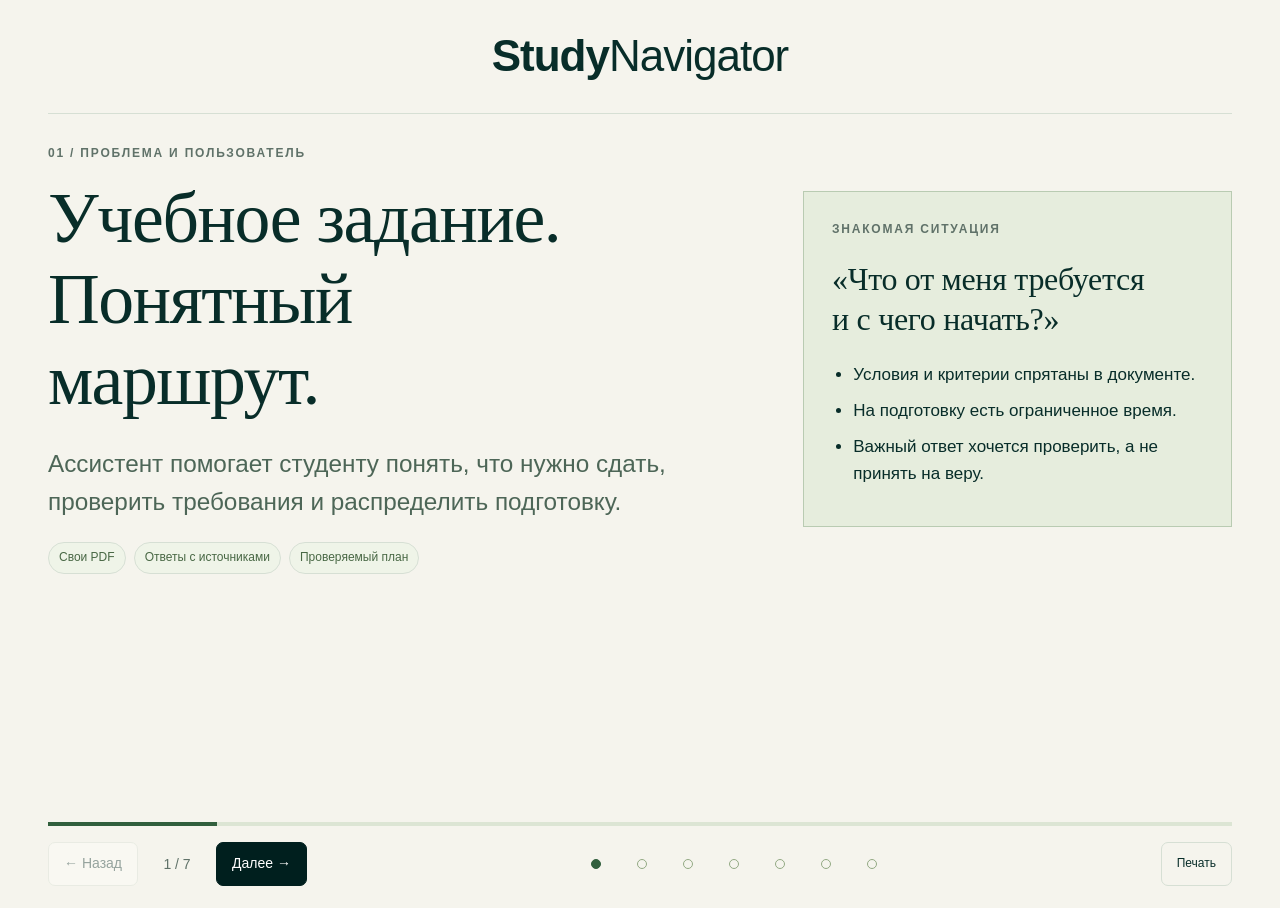
<file: presentation/index.html>
<!doctype html>
<html lang="ru">
<head>
  <meta charset="utf-8">
  <meta name="viewport" content="width=device-width, initial-scale=1">
  <meta name="theme-color" content="#001f1e">
  <title>StudyNavigator — защита проекта</title>
  <style>
    :root{color-scheme:light;--ink:#082d29;--muted:#607269;--paper:#f5f4ed;--card:#fffef9;--line:#d6dfd4;--teal:#001f1e;--accent:#cbdcc6;--warm:#f6edd8;font-family:-apple-system,BlinkMacSystemFont,"Segoe UI",sans-serif;font-synthesis:none;text-rendering:optimizeLegibility}
    *{box-sizing:border-box}body{margin:0;background:var(--paper);color:var(--ink);font-size:18px;line-height:1.6;-webkit-font-smoothing:antialiased}button,input{font:inherit}button,a,input,summary{-webkit-tap-highlight-color:transparent}button,summary{cursor:pointer}button{min-width:44px;min-height:44px;border:1px solid var(--line);border-radius:7px;background:var(--card);color:var(--ink);padding:8px 15px;line-height:1.4}button:hover:not(:disabled){background:#eaf0e4;border-color:#9eaf97}button:disabled{opacity:.4;cursor:default}button,a,summary{transition:background-color 160ms ease,border-color 160ms ease,color 160ms ease}a{color:inherit;text-underline-offset:4px}:focus-visible{outline:3px solid #528b77;outline-offset:4px}[hidden]{display:none!important}h1,h2,h3,p,li,a,code{overflow-wrap:anywhere}h1,h2,h3,p{margin-top:0}h1,h2{font-family:Georgia,"Times New Roman",serif;font-weight:400;letter-spacing:-1.4px;line-height:1.13}h1{font-size:clamp(44px,5.6vw,76px);max-width:16ch;margin-bottom:24px}h2{font-size:clamp(34px,4.2vw,55px);max-width:27ch;margin-bottom:24px}h3{font-size:20px;font-weight:600;letter-spacing:-.3px;line-height:1.4;margin-bottom:9px}p{margin-bottom:16px}ul,ol{padding-left:1.25em;margin:10px 0}li+li{margin-top:9px}code,pre{font-family:ui-monospace,SFMono-Regular,Consolas,monospace}code{font-size:.88em}pre{max-width:100%;overflow:auto;font-size:14px;line-height:1.7;white-space:pre-wrap;overflow-wrap:anywhere;margin:0}blockquote{margin:0;padding:0 0 0 18px;border-left:3px solid #aac1a2}blockquote p:last-child{margin-bottom:0}
    .skip-link{position:fixed;top:-80px;left:16px;z-index:100;background:white;padding:10px 15px}.skip-link:focus{top:12px}.deck{max-width:1360px;margin:0 auto}.topbar{display:block;margin:0 48px;padding:20px 0;border-bottom:1px solid var(--line)}.brand{display:block;width:100%;max-width:100%;min-width:0;padding:10px 0;border:0;background:transparent;font-size:clamp(28px,4vw,44px);font-weight:600;line-height:1.2;letter-spacing:-1px;text-align:center;overflow-wrap:anywhere}.brand span{font-weight:400}.slides{padding:30px 48px 18px}.slide{min-height:calc(100dvh - 240px);animation:appear 220ms ease-out both}.eyebrow{font-size:12px;font-weight:550;letter-spacing:1.8px;text-transform:uppercase;color:var(--muted);margin:0 0 15px}.lead{font-size:clamp(19px,1.9vw,25px);line-height:1.55;max-width:56ch;color:#4d6657}.caption{font-size:14px;line-height:1.65;color:var(--muted)}.tag{display:inline-flex;align-items:center;padding:5px 10px;border:1px solid var(--line);border-radius:999px;font-size:12px;color:#496845;background:#eff4e8}.grid{display:grid;grid-template-columns:repeat(2,minmax(0,1fr));gap:20px;align-items:start}.grid.three{grid-template-columns:repeat(3,minmax(0,1fr))}.grid>*{min-width:0}.card{min-width:0;padding:23px;border:1px solid var(--line);border-radius:11px;background:var(--card)}.card p:last-child,.card ul:last-child{margin-bottom:0}.card.dark{background:var(--teal);color:#fffef5;border-color:var(--teal)}.card.dark p,.card.dark .caption{color:#c6d8c8}.card.dark .eyebrow{color:#b9cfbb}.hero-layout{display:grid;grid-template-columns:minmax(0,1.25fr) minmax(0,.75fr);align-items:center;gap:40px}.hero-layout>*{min-width:0}.hero-note{width:100%;max-width:100%;min-width:0;padding:28px;border:1px solid #b9cbb2;border-radius:0;background:#e6eddd}.hero-note h3{font-family:Georgia,"Times New Roman",serif;font-size:clamp(26px,2.5vw,33px);font-weight:400;line-height:1.25;margin:20px 0 22px}.hero-note ul{font-size:17px}.value-line{display:flex;flex-wrap:wrap;gap:8px;margin-top:22px}.journey{display:grid;grid-template-columns:repeat(5,minmax(0,1fr));gap:12px;list-style:none;padding:0;margin:26px 0}.journey li{padding:18px 15px;margin:0;border:1px solid var(--line);border-radius:9px;background:var(--card)}.step-number{display:grid;place-items:center;width:34px;height:34px;border:1px solid #b8cbae;border-radius:50%;font-size:12px;margin-bottom:17px}.journey h3{font-size:17px}.journey p{font-size:15px;color:var(--muted);line-height:1.6;margin:0}.bounds-list{font-size:17px}.bounds-list li+li{margin-top:12px}.architecture{display:grid;grid-template-columns:minmax(0,1fr) 24px minmax(0,1.25fr) 24px minmax(0,1fr);align-items:center;gap:12px;margin:24px 0 16px}.node{display:flex;flex-direction:column;justify-content:center;min-height:106px;padding:17px;border:1px solid #c8d6c0;border-radius:9px;background:var(--card)}.node strong{font-size:19px}.node small{font-size:13px;color:var(--muted);margin-top:5px}.arrow{text-align:center;color:#6f8b5c;font-size:24px}.mcp-path{display:flex;align-items:center;justify-content:center;flex-wrap:wrap;gap:12px;padding:14px 18px;border:1px dashed #9eb490;border-radius:9px;background:#edf3e7;font-size:16px}.tools{width:100%;border-collapse:collapse;font-size:15px;margin-top:18px}.tools th,.tools td{text-align:left;vertical-align:top;padding:11px 14px;border-bottom:1px solid var(--line)}.tools th{font-weight:550;color:#59734b}.tools td:first-child{width:38%}.plan-control{display:flex;align-items:center;justify-content:space-between;gap:15px;margin:10px 0 16px;font-size:17px}.plan-control output{font-size:22px;font-weight:600;white-space:nowrap}input[type="range"]{width:100%;min-height:44px;accent-color:#245d43;cursor:pointer}.plan-output{margin-top:17px;padding:18px;border:1px solid #d3dfc7;border-radius:9px;background:#edf4e4}.plan-output.is-deficit{background:var(--warm);border-color:#e6d6b4}.plan-output strong{display:block;font-size:24px;line-height:1.4;margin-bottom:6px}.plan-output p{margin:0;font-size:15px;color:#62704f}.plan-arithmetic{font-size:clamp(32px,3.8vw,49px);font-variant-numeric:tabular-nums;letter-spacing:-1.5px;line-height:1.3}.plan-arithmetic span{color:#87967d}.metrics{display:grid;grid-template-columns:repeat(4,minmax(0,1fr));gap:14px;margin:24px 0 18px}.metric{padding:20px;border:1px solid var(--line);border-radius:10px;background:var(--card)}.metric strong{display:block;font-size:40px;font-weight:500;letter-spacing:-1.5px;line-height:1.2;margin-bottom:9px;font-variant-numeric:tabular-nums}.metric p{font-size:14px;color:var(--muted);line-height:1.6;margin:0}.evidence-line{display:flex;align-items:baseline;gap:13px;flex-wrap:wrap;margin:15px 0}.evidence-line strong{font-size:26px;font-weight:550;letter-spacing:-.6px}.evidence-line span{color:var(--muted);font-size:16px}.fixes{font-size:16px}.links{display:grid;grid-template-columns:repeat(2,minmax(0,1fr));gap:14px;margin:22px 0}.link-card{display:block;min-height:90px;padding:19px 22px;border:1px solid #bacdb0;border-radius:9px;background:var(--card);text-decoration:none}.link-card:hover{background:#ebf2e3;border-color:#829e71}.link-card strong{display:block;font-size:19px;margin-bottom:6px}.link-card span{font-size:13px;color:var(--muted);overflow-wrap:anywhere}.footer{padding:0 48px 22px}.progress{display:block;width:100%;height:4px;border:0;border-radius:0;background:#dce5d4;margin:0 0 16px}.progress::-webkit-progress-bar{background:#dce5d4}.progress::-webkit-progress-value{background:#315f3d}.progress::-moz-progress-bar{background:#315f3d}.navigation{display:flex;align-items:center;justify-content:space-between;flex-wrap:wrap;gap:14px}.nav-buttons{display:flex;align-items:center;gap:12px}.nav-buttons button{font-size:14px}.nav-buttons .primary{background:var(--teal);border-color:var(--teal);color:white}.slide-count{min-width:54px;text-align:center;font-size:14px;color:var(--muted);font-variant-numeric:tabular-nums}.slide-dots{display:flex;gap:2px}.dot{display:grid;place-items:center;width:44px;height:44px;padding:0;border:0;background:transparent}.dot::before{content:"";width:8px;height:8px;border:1px solid #93aa84;border-radius:50%;background:transparent}.dot[aria-current="step"]::before{background:#315f3d;border-color:#315f3d}.print-button{font-size:12px;background:transparent}.nowrap{white-space:nowrap}@keyframes appear{from{opacity:.35;transform:translateY(4px)}to{opacity:1;transform:none}}
    @media(max-width:1000px){.topbar{margin-inline:28px}.slides{padding-inline:28px}.footer{padding-inline:28px}.hero-layout{gap:25px;grid-template-columns:minmax(0,1.2fr) minmax(0,.8fr)}.hero-note{padding:23px}.journey{grid-template-columns:repeat(3,minmax(0,1fr))}.metrics{gap:10px}.metric{padding:17px}.architecture{gap:8px}.node{padding:13px}.node strong{font-size:16px}.grid.three{grid-template-columns:minmax(0,1fr)}}
    @media(max-width:700px){body{font-size:16px}.topbar{margin-inline:18px;padding-block:15px}.slides{padding:23px 18px 12px}.slide{min-height:0}.hero-layout,.grid,.links{grid-template-columns:minmax(0,1fr)}h1{font-size:45px}h2{font-size:36px}.lead{font-size:19px}.hero-note{border-radius:0}.hero-note h3{margin-top:0;font-size:27px}.card{padding:18px}.journey{grid-template-columns:minmax(0,1fr)}.journey li{display:grid;grid-template-columns:30px minmax(0,1fr);gap:0 12px}.step-number{grid-row:span 2;width:30px;height:30px;margin:0}.journey h3{margin-bottom:5px}.metrics{grid-template-columns:repeat(2,minmax(0,1fr))}.architecture{grid-template-columns:minmax(0,1fr)}.node{min-height:0}.arrow{transform:rotate(90deg);font-size:20px;line-height:1}.tools th,.tools td{padding:10px 7px;font-size:13px}.tools td:first-child{width:45%}.footer{padding:5px 18px 20px}.navigation{justify-content:center}.slide-dots{display:grid;grid-template-columns:repeat(4,44px);gap:0}.dot{min-width:44px;width:44px}.print-button{margin-left:auto}.plan-arithmetic{font-size:38px}}
    @media(prefers-reduced-motion:reduce){*,*::before,*::after{animation:none!important;transition:none!important;scroll-behavior:auto!important}}
    @page{size:A4 landscape;margin:12mm}
    @media print{body{background:white;color:#102a20;font-size:14px}.deck{max-width:none}.topbar,.footer,.slides{padding:0}.slide,.slide[hidden]{display:block!important;min-height:0;break-after:page;page-break-after:always;animation:none;padding:0}.slide:last-child{break-after:auto}h1{font-size:46px}h2{font-size:34px}.lead{font-size:18px}.card,.metric,.journey li{break-inside:avoid;box-shadow:none}.card.dark{color:#102a20;background:white;border-color:#b9c8b4}.card.dark p,.card.dark .caption,.card.dark .eyebrow{color:#465a45}.hero-note{border-radius:0}.hero-note h3{margin-top:0;font-size:27px}.journey{gap:8px;margin-block:15px}.journey li{padding:12px}.journey p{font-size:12px}.journey h3{font-size:14px}.grid{gap:13px}.card{padding:16px}.metrics{margin-top:15px}.metric{padding:14px}.metric strong{font-size:32px}.links{margin-block:14px}.link-card{padding:12px;min-height:0}a{text-decoration:none}.caption{font-size:12px}}
  </style>
</head>
<body>
<a class="skip-link" href="#slides">Перейти к слайдам</a>
<div class="deck">
  <header class="topbar">
    <button id="home" class="brand" type="button" aria-label="StudyNavigator — на первый слайд">Study<span>Navigator</span></button>
  </header>
  <main id="slides" class="slides">
    <section id="slide-1" class="slide" aria-labelledby="title-1" data-duration="0:40">
      <div class="hero-layout"><div><p class="eyebrow">01 / Проблема и пользователь</p><h1 id="title-1" tabindex="-1">Учебное задание.<br>Понятный маршрут.</h1><p class="lead">Ассистент помогает студенту понять, что нужно сдать, проверить требования и распределить подготовку.</p><div class="value-line"><span class="tag">Свои PDF</span><span class="tag">Ответы с источниками</span><span class="tag">Проверяемый план</span></div></div><div class="hero-note"><p class="eyebrow">Знакомая ситуация</p><h3>«Что от меня требуется<br>и с чего начать?»</h3><ul><li>Условия и критерии спрятаны в документе.</li><li>На подготовку есть ограниченное время.</li><li>Важный ответ хочется проверить, а не принять на веру.</li></ul></div></div>
    </section>
    <section id="slide-2" class="slide" aria-labelledby="title-2" data-duration="0:55" hidden>
      <p class="eyebrow">02 / Пользовательский сценарий</p><h2 id="title-2" tabindex="-1">От исходного PDF<br>к осмысленному действию.</h2>
      <ol class="journey"><li><span class="step-number">01</span><h3>Загрузить</h3><p>1–3 текстовых PDF одного задания. Оригиналы и страницы сохраняются.</p></li><li><span class="step-number">02</span><h3>Разобрать</h3><p>Модель предлагает цель, результат, требования и критерии. Есть ручной ввод.</p></li><li><span class="step-number">03</span><h3>Подтвердить</h3><p>Студент проверяет карточку. Его правки отделяются от фактов документа.</p></li><li><span class="step-number">04</span><h3>Спланировать</h3><p>Задачи и минуты можно изменить. Код считает расписание и дефицит.</p></li><li><span class="step-number">05</span><h3>Уточнить</h3><p>В чате — вопрос по заданию, выдержка и переход к странице оригинала.</p></li></ol>
      <p class="caption">План и чат открываются после подтверждения карточки. Неизвестный срок не превращается в придуманную дату.</p>
    </section>
    <section id="slide-3" class="slide" aria-labelledby="title-3" data-duration="0:45" hidden>
      <p class="eyebrow">03 / Границы первой версии</p><h2 id="title-3" tabindex="-1">Достаточный объём<br>для работающего MVP.</h2>
      <div class="grid"><div class="card"><h3>Что реализовано</h3><ul class="bounds-list"><li>PDF → текст по страницам → поиск FTS5 → оригинал.</li><li>Карточка, происхождение сведений и подтверждение.</li><li>Задачи, правка минут, выполненные пункты и план.</li><li>Чат, источники, отмена, понятные ошибки и ручной путь.</li></ul></div><div class="card dark"><h3>Обработка материалов</h3><ul class="bounds-list"><li>Текстовые PDF разбираются по страницам: извлечённые фрагменты доступны для поиска и связаны с оригинальным документом.</li><li>Комплект содержит 1–3 файла общим объёмом до 10 МиБ, до 100 страниц и 16 000 извлечённых символов. Материалы одного задания обрабатываются вместе.</li></ul></div></div>
      <p class="caption" style="margin-top:16px">Один backend, SQLite и простой HTML/CSS/JavaScript. Материалы, подтверждённые карточки и источники сохраняются после перезапуска сервиса.</p>
    </section>
    <section id="slide-4" class="slide" aria-labelledby="title-4" data-duration="1:15" hidden>
      <p class="eyebrow">04 / Архитектура и собственный MCP</p><h2 id="title-4" tabindex="-1">Контекст — через протокол.<br>Доверие — через проверку.</h2>
      <div class="architecture" aria-label="Браузер обращается к FastAPI. Контроллер получает учебные данные через MCP и передаёт их модели; backend проверяет ответ."><div class="node"><strong>Браузер</strong><small>PDF · карточка · план · чат</small></div><span class="arrow" aria-hidden="true">→</span><div class="node"><strong>FastAPI + контроллер</strong><small>MCP-клиент · scope · лимиты · валидация</small></div><span class="arrow" aria-hidden="true">⇄</span><div class="node"><strong>Yandex AI Studio</strong><small>Pro 5.1 — чат · Flash — разбор PDF</small></div></div>
      <div class="mcp-path"><strong>MCP-клиент</strong><span aria-hidden="true">⇄</span><span>stdio</span><span aria-hidden="true">⇄</span><strong>Собственный MCP-сервер</strong><span aria-hidden="true">→</span><span>SQLite · FTS5 · страницы PDF</span></div>
      <table class="tools"><thead><tr><th scope="col">Инструмент</th><th scope="col">Что возвращает</th></tr></thead><tbody><tr><td><code>list_assignments</code></td><td>Доступные задания и известные сроки.</td></tr><tr><td><code>get_assignment</code></td><td>Требования, карточку, источники и факты выбранного задания.</td></tr><tr><td><code>search_materials</code></td><td>Найденные фрагменты с документом и страницей.</td></tr></tbody></table>
      <p class="caption" style="margin-top:15px">Uploaded/Yandex: контроллер делает <code>get_assignment + search_materials</code>, затем один компактный JSON-запрос без tools. Подготовленный пример сохраняет ограниченный tool loop. Источники и факты проверяет код; ключ остаётся на сервере.</p>
    </section>
    <section id="slide-5" class="slide" aria-labelledby="title-5" data-duration="0:55" hidden>
      <p class="eyebrow">05 / Детерминированный план</p><h2 id="title-5" tabindex="-1">Минуты считает код.<br>Оценки проверяет студент.</h2>
      <div class="grid"><div class="card"><label class="plan-control" for="available-minutes"><span>Доступно за один день</span><output id="budget-value" for="available-minutes">120 минут</output></label><input id="available-minutes" type="range" min="15" max="480" step="15" value="120"><div id="plan-output" class="plan-output is-deficit" aria-live="polite"><strong id="plan-summary">Не хватает 180 минут</strong><p id="plan-detail">Нужно 300 · доступно 120 · назначено 120 минут.</p></div></div><div class="card"><h3>Простое проверяемое правило</h3><p class="plan-arithmetic">300 <span>−</span> 120 <span>=</span> 180</p><ul class="bounds-list"><li>LLM предлагает задачи и предварительные оценки.</li><li>Студент меняет минуты и отмечает выполненное.</li><li>Код исключает завершённое и считает дефицит.</li><li>Всё выполнено → 0 минут и пустое расписание.</li></ul></div></div>
    </section>
    <section id="slide-6" class="slide" aria-labelledby="title-6" data-duration="1:00" hidden>
      <p class="eyebrow">06 / Доказательства и ошибки</p><h2 id="title-6" tabindex="-1">Проверено поведение.<br>Сохранены границы вывода.</h2>
      <div class="metrics"><div class="metric"><strong>317</strong><p>Python-тестов<br>локальные unit/integration</p></div><div class="metric"><strong>35</strong><p>JS/HTML-тестов<br>интерфейс, форматирование, контракты</p></div><div class="metric"><strong>27/27</strong><p>Бесплатных HTTPS-проверок<br>сервис, источники, приватность</p></div><div class="metric"><strong>8/8</strong><p>Свежих live HTTP-сценариев<br>с реальными API моделей</p></div></div>
      <div class="evidence-line"><strong>13/13 содержательных рубрик</strong><span>Независимое сопоставление ответов с выдержками: даты, источники, инъекция, происхождение правок и план.</span></div>
      <div class="grid"><div class="fixes"><h3>Какие ошибки разобраны</h3><p>Придуманные typed facts, ссылки у оценочных минут, неверная структура JSON. Проверки сохранили строгими; uploaded-контекст перешёл на компактный JSON без tools.</p></div><div class="fixes"><h3>Что означает этот набор</h3><p>Свежий live-прогон создавал новые загрузки и вызывал модели. Последующая правка абзацев, списков и вёрстки проверена тестами и HTTP без новых LLM-вызовов.</p></div></div>
    </section>
    <section id="slide-7" class="slide" aria-labelledby="title-7" data-duration="0:45" hidden>
      <p class="eyebrow">07 / Результат проекта</p><h2 id="title-7" tabindex="-1">Рабочий MVP.<br>От материалов к плану подготовки.</h2>
      <div class="card"><h3>Что получилось</h3><ul class="bounds-list"><li><strong>Единый путь работы с заданием.</strong> Загрузка PDF, разбор требований, проверка и подтверждение карточки, затем подготовка по задачам и доступному времени.</li><li><strong>Диалог с проверяемыми источниками.</strong> Собственный MCP предоставляет материалы задания; ответ связан с фрагментами и страницами исходного PDF.</li><li><strong>План с понятным расчётом.</strong> Студент уточняет минуты и отмечает выполненное, а код рассчитывает расписание и показывает дефицит времени.</li><li><strong>Развёрнутый HTTPS-сервис.</strong> Материалы и карточки хранятся на сервере; API-ключ и общий контроль расходов обрабатываются на backend.</li></ul></div>
      <div class="links"><a class="link-card" href="https://studynavigator.136-234-76-207.sslip.io" target="_blank" rel="noopener noreferrer"><strong>Открыть сервис ↗</strong><span>studynavigator.136-234-76-207.sslip.io</span></a><a class="link-card" href="https://github.com/wVks/intelligent_system" target="_blank" rel="noopener noreferrer"><strong>Репозиторий и README ↗</strong><span>github.com/wVks/intelligent_system</span></a></div>
    </section>
  </main>
  <footer class="footer">
    <progress id="deck-progress" class="progress" max="7" value="1" aria-label="Прогресс презентации">1 / 7</progress>
    <nav class="navigation" aria-label="Навигация по слайдам"><div class="nav-buttons"><button id="previous" type="button" aria-label="Предыдущий слайд">← Назад</button><span id="slide-count" class="slide-count" role="status" aria-live="polite">1 / 7</span><button id="next" class="primary" type="button" aria-label="Следующий слайд">Далее →</button></div><div id="slide-dots" class="slide-dots" aria-label="Выбрать слайд"></div><button id="print-deck" class="print-button" type="button">Печать</button></nav>
  </footer>
</div>
<script id="deck-script">
"use strict";
const slides = Array.from(document.querySelectorAll(".slide"));
const dots = document.getElementById("slide-dots");
let current = 0;
slides.forEach((slide, index) => {
  const button = document.createElement("button");
  button.type = "button";
  button.className = "dot";
  button.setAttribute("aria-label", `Слайд ${index + 1}: ${slide.querySelector("h1,h2").textContent}`);
  button.addEventListener("click", () => showSlide(index));
  dots.append(button);
});
function showSlide(index, focus = true, writeHash = true) {
  current = Math.max(0, Math.min(slides.length - 1, Number.isFinite(index) ? index : 0));
  slides.forEach((slide, position) => { slide.hidden = position !== current; });
  Array.from(dots.children).forEach((button, position) => button.setAttribute("aria-current", position === current ? "step" : "false"));
  document.getElementById("slide-count").textContent = `${current + 1} / ${slides.length}`;
  document.getElementById("deck-progress").value = current + 1;
  document.getElementById("previous").disabled = current === 0;
  document.getElementById("next").disabled = current === slides.length - 1;
  if (focus) { slides[current].querySelector("h1,h2").focus({ preventScroll: true }); window.scrollTo({ top: 0, behavior: "auto" }); }
  if (writeHash) {
    try { history.replaceState(null, "", `#slide-${current + 1}`); }
    catch (_) { if (location.hash !== `#slide-${current + 1}`) location.hash = `#slide-${current + 1}`; }
  }
}
function slideFromHash() { const match = /^#slide-(\d+)$/.exec(location.hash); return match ? Number(match[1]) - 1 : 0; }
document.getElementById("previous").addEventListener("click", () => showSlide(current - 1));
document.getElementById("next").addEventListener("click", () => showSlide(current + 1));
document.getElementById("home").addEventListener("click", () => showSlide(0));
document.getElementById("print-deck").addEventListener("click", () => window.print());
document.addEventListener("keydown", event => {
  if (event.altKey || event.ctrlKey || event.metaKey || /^(INPUT|TEXTAREA|SELECT)$/.test(event.target.tagName) || event.target.isContentEditable) return;
  const targets = { ArrowRight: current + 1, PageDown: current + 1, ArrowLeft: current - 1, PageUp: current - 1, Home: 0, End: slides.length - 1 };
  if (Object.hasOwn(targets, event.key)) { event.preventDefault(); showSlide(targets[event.key]); }
});
window.addEventListener("hashchange", () => showSlide(slideFromHash(), false, false));
const available = document.getElementById("available-minutes");
function showPlan() {
  const minutes = Number(available.value), required = 300, deficit = Math.max(0, required - minutes);
  document.getElementById("budget-value").textContent = `${minutes} минут`;
  document.getElementById("plan-summary").textContent = deficit ? `Не хватает ${deficit} минут` : "План укладывается в доступное время";
  document.getElementById("plan-detail").textContent = `Нужно ${required} · доступно ${minutes} · назначено ${Math.min(required, minutes)} минут.`;
  document.getElementById("plan-output").classList.toggle("is-deficit", deficit > 0);
}
available.addEventListener("input", showPlan);
showPlan(); showSlide(slideFromHash(), false);
</script>
</body>
</html>
</file>
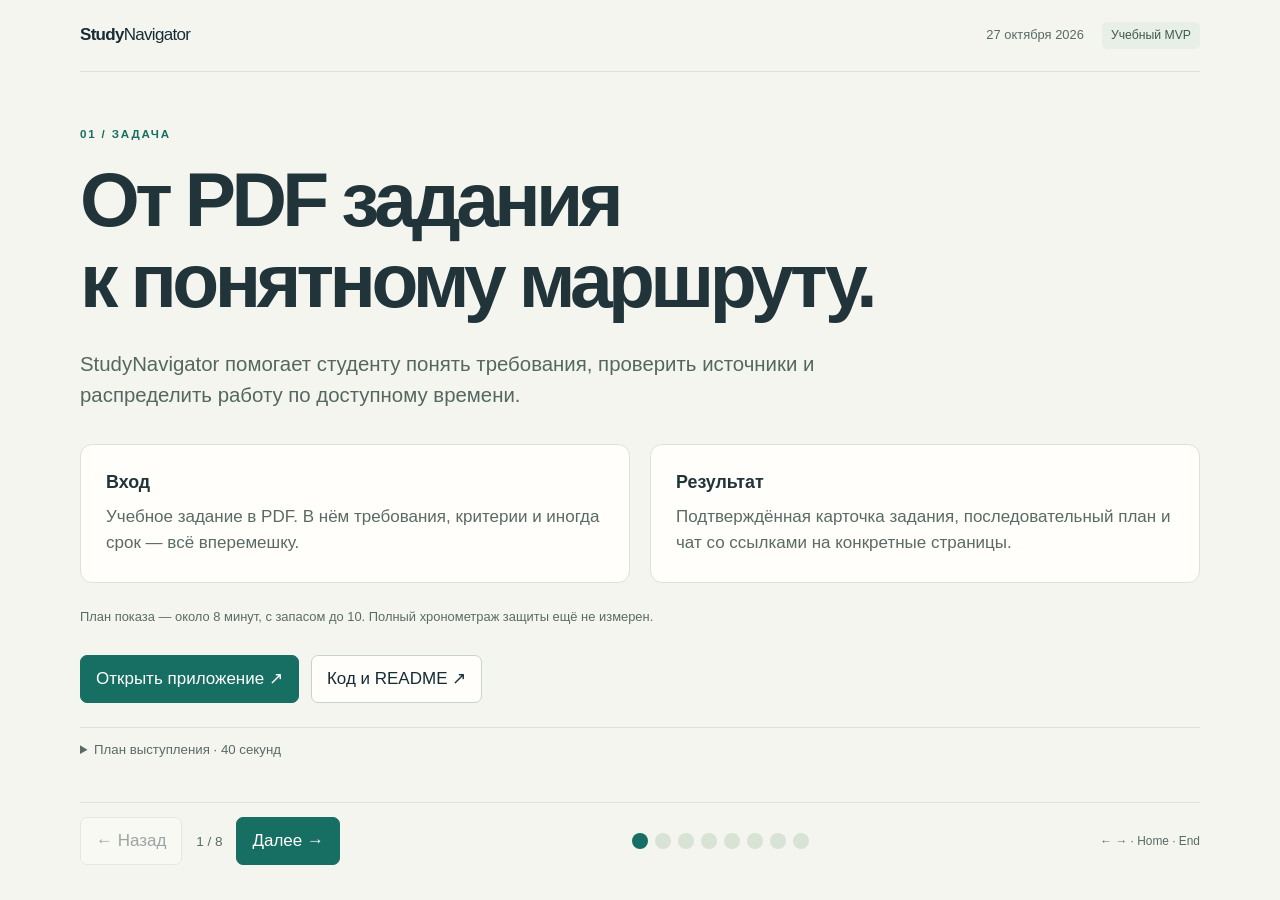
<file: web/defense.html>
<!doctype html>
<html lang="ru">
<head>
  <meta charset="utf-8">
  <meta name="viewport" content="width=device-width,initial-scale=1">
  <meta name="theme-color" content="#172d35">
  <title>StudyNavigator — защита проекта</title>
  <style>
    :root{font-family:-apple-system,BlinkMacSystemFont,"Segoe UI",sans-serif;color:#21343a;background:#f5f5ef;font-size:17px;line-height:1.55;--ink:#172d35;--teal:#176e62;--line:#dce3d8;--muted:#596b66;--paper:#fffefa}
    *{box-sizing:border-box}body{margin:0}button,input{font:inherit}a{color:var(--teal);text-underline-offset:.2em}button{cursor:pointer}button:focus-visible,a:focus-visible,input:focus-visible{outline:3px solid #3d9983;outline-offset:4px}[hidden]{display:none!important}
    .shell{max-width:1200px;margin:auto;padding:0 40px}.topbar{display:flex;align-items:center;justify-content:space-between;gap:20px;padding:22px 0;border-bottom:1px solid var(--line)}.brand{font-weight:700;letter-spacing:-.7px;color:var(--ink);text-decoration:none}.brand span{font-weight:400}.top-meta{display:flex;gap:18px;align-items:center;font-size:.76rem;color:var(--muted)}.pill{display:inline-flex;padding:4px 9px;border-radius:5px;background:#e8efe6;color:#405a4b;font-size:.72rem}.pill.pending{background:#f4e8d3;color:#78551d}
    main{min-height:calc(100vh - 170px)}.slide{padding:54px 0 34px}.eyebrow{font-size:.68rem;font-weight:700;text-transform:uppercase;letter-spacing:.16em;color:var(--teal);margin:0 0 15px}h1,h2,h3,p,li,code{overflow-wrap:anywhere}h1{font-size:clamp(2.5rem,6vw,4.8rem);font-weight:550;line-height:1.06;letter-spacing:-.06em;margin:0 0 27px;max-width:950px}h2{font-size:clamp(1.8rem,3.5vw,2.85rem);font-weight:550;line-height:1.16;letter-spacing:-.04em;margin:0 0 27px}h3{font-size:1.05rem;line-height:1.35;margin:0 0 10px}.lead{font-size:1.2rem;color:#53685f;max-width:850px;margin:0 0 32px}.grid{display:grid;grid-template-columns:repeat(2,minmax(0,1fr));gap:20px}.grid.three{grid-template-columns:repeat(3,minmax(0,1fr))}.card{background:var(--paper);border:1px solid var(--line);border-radius:12px;padding:25px}.card p{margin:0;color:var(--muted)}.card ul{padding-left:20px;margin:0;color:var(--muted)}.card li+li{margin-top:9px}.number{font-size:2.8rem;line-height:1.1;font-weight:550;letter-spacing:-.05em;color:var(--teal);display:block;margin-bottom:8px}.caption{font-size:.77rem;color:var(--muted);margin:16px 0}.fine{font-size:.73rem;color:var(--muted)}.emphasis{background:#e8f0e6;border-left:4px solid var(--teal);padding:18px 22px;margin:24px 0 0}.emphasis p{margin:0}.links{display:flex;gap:12px;flex-wrap:wrap;margin-top:28px}.action,button{border:1px solid #c7d5c8;background:var(--paper);color:var(--ink);border-radius:7px;padding:10px 15px;min-height:44px}.action{display:inline-flex;align-items:center;text-decoration:none}.action.primary,button.primary{background:var(--teal);border-color:var(--teal);color:white}.action:hover,button:hover{filter:brightness(.96)}button[aria-pressed="true"]{background:var(--teal);border-color:var(--teal);color:white}button:disabled{opacity:.4;cursor:default}
    .journey{list-style:none;padding:0;display:grid;grid-template-columns:repeat(5,minmax(0,1fr));gap:12px;margin:0}.journey li{padding:19px 15px;background:var(--paper);border:1px solid var(--line);border-radius:10px}.journey b{display:block;margin-bottom:9px}.journey span{font-size:.79rem;color:var(--muted)}.step{display:block;font-size:.68rem;color:var(--teal);margin-bottom:16px}.architecture{display:grid;grid-template-columns:minmax(0,1fr) 32px minmax(0,1.1fr) 32px minmax(0,1fr);align-items:center;gap:8px;margin-top:22px}.node{background:var(--paper);border:1px solid var(--line);border-radius:9px;padding:20px;text-align:center}.node strong{display:block}.node small{color:var(--muted)}.arrow{text-align:center;color:var(--teal);font-size:1.5rem}.architecture-secondary{max-width:420px;margin:13px auto 24px;text-align:center;background:#e8f0e6;padding:13px;border-radius:7px;font-size:.8rem}.tool-list{display:grid;grid-template-columns:repeat(3,minmax(0,1fr));gap:12px}.tool-list div{border-top:2px solid #b4ccba;padding-top:14px}.tool-list code{display:block;color:var(--teal);font-size:.85rem;font-weight:600}.tool-list p{font-size:.79rem;margin:6px 0;color:var(--muted)}.controls{display:flex;gap:9px;flex-wrap:wrap;margin:0 0 18px}pre{background:var(--ink);color:#dbece0;border-radius:10px;padding:22px;font-size:.73rem;line-height:1.7;white-space:pre-wrap;overflow-wrap:anywhere;margin:0}.answer{border:1px solid #b7cdb6;background:#eef4e9;padding:23px;border-radius:10px}.answer h3{color:var(--teal)}.answer p{margin:0}.demo-label{font-size:.73rem;color:var(--muted);margin:12px 0}.budget-label{display:flex;justify-content:space-between;gap:15px;font-size:.9rem;margin-bottom:10px}input[type="range"]{width:100%;accent-color:var(--teal);min-height:44px}.plan-result{padding:20px 0 0;margin-top:15px;border-top:1px solid var(--line)}.plan-result strong{font-size:1.4rem;color:var(--teal)}.quality{display:grid;grid-template-columns:repeat(4,minmax(0,1fr));gap:13px}.quality .card{padding:20px}.quality .number{font-size:2rem}.error-panel{margin-top:24px}.error-panel p{margin:0}.status-list{display:grid;gap:13px;margin:0;padding-left:22px}.status-list li{padding-left:3px}.timing{font-size:.76rem;color:var(--muted);margin-top:24px}.speaker{margin-top:24px;border-top:1px solid var(--line);padding-top:12px;font-size:.78rem;color:var(--muted)}.speaker summary{cursor:pointer}.speaker p{margin:10px 0}
    footer{position:sticky;bottom:0;background:#f5f5efed;backdrop-filter:blur(8px);border-top:1px solid var(--line);padding:14px 0}.navigation{display:flex;justify-content:space-between;align-items:center;gap:18px}.nav-buttons{display:flex;gap:8px;align-items:center}.dots{display:flex;gap:7px}.dot{min-height:16px;width:16px;padding:0;border-radius:50%;background:#d8e2d5;border:0}.dot[aria-current="step"]{background:var(--teal)}.count{font-variant-numeric:tabular-nums;font-size:.8rem;color:var(--muted);min-width:38px;text-align:center}.keyboard{font-size:.7rem;color:var(--muted)}.skip{position:absolute;left:20px;top:-80px;z-index:5;background:white;padding:10px}.skip:focus{top:10px}
    @media(max-width:760px){:root{font-size:16px}.shell{padding:0 20px}.topbar{padding:17px 0}.top-meta{gap:10px}.top-meta .date{display:none}.slide{padding:34px 0 25px}.grid,.grid.three{grid-template-columns:1fr}.journey{grid-template-columns:1fr}.journey li{padding:15px 18px}.journey b{margin-bottom:4px}.step{display:inline-block;margin:0 12px 0 0}.architecture{grid-template-columns:1fr}.arrow{transform:rotate(90deg)}.tool-list{grid-template-columns:1fr}.quality{grid-template-columns:repeat(2,minmax(0,1fr))}.navigation{gap:8px}.keyboard,.dots{display:none}.nav-buttons{width:100%;justify-content:space-between}.card{padding:21px}.lead{font-size:1.08rem}h1{font-size:2.8rem}.top-meta{font-size:.7rem}.budget-label{flex-direction:column;gap:3px}}
    @media(prefers-reduced-motion:reduce){*{scroll-behavior:auto!important}}@media print{.slide[hidden]{display:block!important}.slide{break-after:page;padding-top:20px}footer,.top-meta,.controls,.links,.speaker{display:none}.shell{max-width:none;padding:0}main{min-height:0}h1{font-size:40px}h2{font-size:30px}.card,pre{break-inside:avoid}body{background:white}}
  </style>
</head>
<body>
<a class="skip" href="#slides">Перейти к презентации</a>
<div class="shell">
  <header class="topbar"><a class="brand" href="#slide-1">Study<span>Navigator</span></a><div class="top-meta"><span class="date">27 октября 2026</span><span class="pill">Учебный MVP</span></div></header>
  <main id="slides" aria-label="Презентация проекта">
    <article class="slide" id="slide-1" aria-labelledby="title-1">
      <p class="eyebrow">01 / Задача</p><h1 id="title-1" tabindex="-1">От PDF задания<br>к понятному маршруту.</h1>
      <p class="lead">StudyNavigator помогает студенту понять требования, проверить источники и распределить работу по доступному времени.</p>
      <div class="grid"><div class="card"><h3>Вход</h3><p>Учебное задание в PDF. В нём требования, критерии и иногда срок — всё вперемешку.</p></div><div class="card"><h3>Результат</h3><p>Подтверждённая карточка задания, последовательный план и чат со ссылками на конкретные страницы.</p></div></div>
      <p class="timing">План показа — около 8 минут, с запасом до 10. Полный хронометраж защиты ещё не измерен.</p>
      <div class="links"><a class="action primary" href="https://studynavigator.136-234-76-207.sslip.io/" target="_blank" rel="noopener noreferrer">Открыть приложение ↗</a><a class="action" href="https://github.com/wVks/intelligent_system" target="_blank" rel="noopener noreferrer">Код и README ↗</a></div>
      <details class="speaker"><summary>План выступления · 40 секунд</summary><p>Пользователь — студент, который получил задание и хочет понять, что сдавать и с чего начать. Пользу проверяем через конкретный путь и первоисточники.</p></details>
    </article>
    <article class="slide" id="slide-2" aria-labelledby="title-2">
      <p class="eyebrow">02 / Пользовательский путь</p><h2 id="title-2" tabindex="-1">Студент подтверждает смысл.<br>Код проверяет ограничения.</h2>
      <ol class="journey"><li><small class="step">01</small><b>Загрузить PDF</b><span>Извлечь текст и сохранить страницы оригинала.</span></li><li><small class="step">02</small><b>Проверить карточку</b><span>LLM выделяет цель, результат, требования и критерии.</span></li><li><small class="step">03</small><b>Подтвердить</b><span>Исправления студента отмечаются как его ввод.</span></li><li><small class="step">04</small><b>Рассчитать план</b><span>Минуты, выполненные задачи и явный дефицит времени.</span></li><li><small class="step">05</small><b>Уточнить в чате</b><span>Ответ → подтверждающий фрагмент → страница PDF.</span></li></ol>
      <div class="emphasis"><p>Неизвестный срок остаётся неизвестным. Модельная оценка времени не становится требованием преподавателя.</p></div>
      <details class="speaker"><summary>План выступления · 1 минута</summary><p>Показать в приложении карточку и источник. Если живой сервис ещё не проверен, прямо назвать статус; локальные иллюстрации этой презентации не являются live-демо.</p></details>
    </article>
    <article class="slide" id="slide-3" aria-labelledby="title-3">
      <p class="eyebrow">03 / Границы MVP</p><h2 id="title-3" tabindex="-1">Один комплект материалов.<br>Один рабочий сценарий.</h2>
      <div class="grid"><div class="card"><h3>Реализованный объём</h3><ul><li>1–3 текстовых PDF, до 10 МиБ и 16 000 символов текста.</li><li>Постраничные источники, SQLite FTS5 и сохранённый оригинал.</li><li>Карточка с происхождением сведений, подтверждение и правки.</li><li>План в целых минутах, чат, удаление своего задания.</li></ul></div><div class="card"><h3>Ограничения первой версии</h3><ul><li>Сканы и OCR не поддерживаются.</li><li>Браузерная сессия без аккаунта и восстановления доступа.</li><li>Нет интеграции с LMS или календарём.</li><li>Оценки задач требуют проверки; личный прогресс не синхронизируется.</li></ul></div></div>
      <details class="speaker"><summary>План выступления · 45 секунд</summary><p>Объяснить, почему для такого объёма выбран SQLite и простой веб-интерфейс. Границы сдерживают стоимость разработки и проверки.</p></details>
    </article>
    <article class="slide" id="slide-4" aria-labelledby="title-4">
      <p class="eyebrow">04 / Архитектура и MCP</p><h2 id="title-4" tabindex="-1">Собственный сервер инструментов.<br>Источники приходят через протокол.</h2>
      <div class="architecture" role="img" aria-label="Браузер обращается к FastAPI и ограниченному агенту. MCP-клиент агента общается по stdio с собственным MCP-сервером, который читает SQLite, поиск FTS5 и источники PDF."><div class="node"><strong>Браузер</strong><small>HTML · CSS · JavaScript</small></div><span class="arrow" aria-hidden="true">→</span><div class="node"><strong>FastAPI + агент</strong><small>Валидация · пределы · MCP-клиент</small></div><span class="arrow" aria-hidden="true">⇄</span><div class="node"><strong>MCP-сервер · stdio</strong><small>SQLite · FTS5 · страницы PDF</small></div></div>
      <div class="architecture-secondary">Yandex AI Studio · фиксированные роли<br>Чат: YandexGPT Pro 5.1 · до 1000 токенов<br>Разбор PDF: Alice AI LLM Flash · до 2200 токенов</div>
      <div class="tool-list"><div><code>list_assignments</code><p>Доступные задания текущей сессии.</p></div><div><code>get_assignment</code><p>Карточка, метаданные и разрешённые источники выбранного задания.</p></div><div><code>search_materials</code><p>Фрагменты конкретного задания с ID, страницей и выдержкой.</p></div></div>
      <p class="caption">Загруженное задание: контроллер вызывает get_assignment и search_materials через MCP, затем передаёт модели компактный JSON без tools. Код проверяет ID источников, происхождение и даты. Подготовленный пример использует обычный ограниченный tool loop. Доступ к чужому workspace отклоняется на сервере.</p>
      <details class="speaker"><summary>План выступления · 1 минута 10 секунд</summary><p>Различить LLM, контроллер/MCP-клиент и собственный MCP-сервер. Для uploaded-пути два чтения выполняет контроллер; модель не выбирает инструменты. В подготовленном примере работает tool loop. Ключ остаётся на backend; валидация источников не ослаблена.</p></details>
    </article>
    <article class="slide" id="slide-5" aria-labelledby="title-5">
      <p class="eyebrow">05 / Проверяемый ответ</p><h2 id="title-5" tabindex="-1">Источник — рядом с утверждением.</h2>
      <div class="controls" aria-label="Выбрать объясняемый сценарий"><button type="button" data-scenario="known" aria-pressed="true">Что отправить в LMS?</button><button type="button" data-scenario="unknown" aria-pressed="false">Когда сдавать?</button></div>
      <div class="grid"><div><pre id="mcp-example" aria-label="Иллюстрация данных MCP"></pre><p class="demo-label">Локальная иллюстрация реального контракта. Нажатия не вызывают API и не расходуют токены.</p></div><div class="answer" aria-live="polite"><h3 id="example-title"></h3><p id="example-answer"></p><p class="caption" id="example-source"></p></div></div>
      <details class="speaker"><summary>План выступления · 1 минута 10 секунд</summary><p>Переключить известный факт и неизвестный срок. В фактической реализации отсутствие даты канонически обрабатывает код после получения метаданных; это защита, а не доказательство, что модель всегда сама признаёт незнание.</p></details>
    </article>
    <article class="slide" id="slide-6" aria-labelledby="title-6">
      <p class="eyebrow">06 / Детерминированный план</p><h2 id="title-6" tabindex="-1">Пять часов работы<br>не помещаются в два часа.</h2>
      <div class="grid"><div class="card"><h3>Измени доступное время</h3><label class="budget-label" for="available-minutes"><span>Бюджет одного дня</span><output id="budget-value" for="available-minutes">120 минут</output></label><input id="available-minutes" type="range" min="15" max="480" step="15" value="120"><p>Оставшаяся задача: <b>300 минут</b>. Завершённые задачи исключены.</p><div class="plan-result" aria-live="polite"><strong id="plan-summary"></strong><p id="plan-detail"></p></div></div><div class="card"><h3>Кто за что отвечает</h3><ul><li>LLM предлагает последовательные задачи.</li><li>Студент проверяет минуты и отмечает выполненное.</li><li>Код считает вместимость и дефицит.</li><li>Все задачи завершены → 0 минут и пустое расписание.</li></ul></div></div>
      <p class="demo-label">Локальный арифметический пример без обращения к модели. Фактическая API-проверка сценария 300 − 120 = 180 прошла на этапе 5.</p>
      <details class="speaker"><summary>План выступления · 1 минута</summary><p>Изменить ползунок клавишами стрелок. Показать, что арифметика вынесена из модели и даёт проверяемый результат.</p></details>
    </article>
    <article class="slide" id="slide-7" aria-labelledby="title-7">
      <p class="eyebrow">07 / Реальная проверка и ошибки</p><h2 id="title-7" tabindex="-1">Проверяли поведение.<br>Сохранили и неудачные ответы.</h2>
      <div class="quality"><div class="card"><strong class="number">300</strong><p>Python-тестов · 84,87 с</p></div><div class="card"><strong class="number">13 / 13</strong><p>JS-проверки приложения и защиты</p></div><div class="card"><strong class="number">30 / 30</strong><p>Offline-случаев</p></div><div class="card"><strong class="number">23,08 ₽</strong><p>Этап 5: точно 23,0777 ₽</p></div></div>
      <p class="caption">Этап 5: 8/8 последних случаев только в смешанном наборе моделей и версий; Pro 7/8, Flash 1/1. В истории 8/13 строгих успехов; чат повторялся с восстановленной карточкой. Этап 6: свежий hosted Flash — 5/8; фиксированные Pro-чат + Flash-анализ — 7/8; после изменения uploaded-пути отдельный целевой чат — 1/1. Это разные версии, а не новый свежий 8/8 E2E. Целевое качество ≥95% не подтверждено.</p>
      <div class="controls" aria-label="Разбор фактической ошибки"><button type="button" data-error="hosted" aria-pressed="true">Последняя проверка</button><button type="button" data-error="fence" aria-pressed="false">Формат</button><button type="button" data-error="provenance" aria-pressed="false">Минуты</button><button type="button" data-error="sources" aria-pressed="false">Источники</button><button type="button" data-error="facts" aria-pressed="false">Typed facts</button><button type="button" data-error="coverage" aria-pressed="false">Полнота</button></div>
      <div class="card error-panel" aria-live="polite"><h3 id="error-title"></h3><p id="error-detail"></p></div>
      <div class="links"><a class="action" href="https://github.com/wVks/intelligent_system/blob/main/docs/validation/stage-5.md" target="_blank" rel="noopener noreferrer">Отчёт и ограничения ↗</a></div>
      <details class="speaker"><summary>План выступления · 1 минута 10 секунд</summary><p>Выбрать одну ошибку и объяснить исправление с регрессией. 13 генераций включают smoke; 13 попыток диагностических случаев — другое число, совпавшее случайно. Расчёт токенов не является сверенным счётом Billing.</p></details>
    </article>
    <article class="slide" id="slide-8" aria-labelledby="title-8">
      <p class="eyebrow">08 / Воспроизводимость и сдача</p><h2 id="title-8" tabindex="-1">Код, доказательства<br>и две ссылки для проверки.</h2>
      <div class="grid"><div class="card"><h3>Что доступно проверяющему</h3><ul class="status-list"><li>README с запуском и границами MVP.</li><li>Собственный MCP и зафиксированные зависимости.</li><li>Манифест Eval, история ошибок и обезличенные результаты.</li><li>Эта HTML-презентация с клавиатурной навигацией.</li></ul></div><div class="card"><span class="pill pending" id="hosting-state">HTTPS развёрнут · целевой чат проверен</span><h3 style="margin-top:15px">Статус публичного сервиса</h3><p id="hosting-detail">Бесплатный hosted HTTP smoke: 27/27; ещё 7 проверок TLS, секретов, сообщений и страницы 2. Целевой компактный чат: HTTP 200, два чтения MCP, один запрос Pro и правильная цитата. Изолированный offline restore сохранил 4 задания, 4 PDF и ledger 13,7011 ₽. После reboot HTTPS вернулся за 21,2 с. Единого свежего 8/8 E2E на финальном коде пока нет.</p><p class="caption" id="stage6-cost">Этап 6: 17 генераций, расчёт 17,4307 ₽ при пределе 18,7011 ₽; остаток 1,2704 ₽. Последний целевой запрос: 1197 токенов, 0,9576 ₽, 2,463 с. Он проверен с пределом ответа 250; финальные настройки сервера — чат 1000, анализ 2200. Дополнительных платных повторов не было.</p></div></div>
      <p class="caption">В Chrome фактически проверены загрузка PDF с извлечением текста и фокусом карточки, план исходного задания 570/120/450 минут, оригинал PDF на странице 2 и клавиатурный переход презентации к слайду 2/8. Мобильные 360/375 px и полный хронометраж защиты остаются непроверенными. Backup/restore и reboot проверены до controller-RAG; финальная compact-версия повторный reboot/restore не проходила.</p>
      <div class="links"><a class="action primary" href="https://studynavigator.136-234-76-207.sslip.io/" target="_blank" rel="noopener noreferrer">Сервис ↗</a><a class="action" href="https://github.com/wVks/intelligent_system" target="_blank" rel="noopener noreferrer">Репозиторий ↗</a><a class="action" href="https://studynavigator.136-234-76-207.sslip.io/materials/personal-project.pdf" target="_blank" rel="noopener noreferrer">Исходное задание ↗</a></div>
      <details class="speaker"><summary>План выступления · 1 минута</summary><p>Открыть сервис и показать только фактически проверенный путь. Для LMS нужны ссылка на репозиторий с README/HTML и ссылка на работающий сервис. Согласование темы с преподавателем отдельно не подтверждено.</p></details>
    </article>
  </main>
  <footer><nav class="navigation" aria-label="Навигация по презентации"><div class="nav-buttons"><button type="button" id="previous" aria-label="Предыдущий слайд">← Назад</button><span class="count" id="slide-count" role="status" aria-live="polite"></span><button type="button" id="next" class="primary" aria-label="Следующий слайд">Далее →</button></div><div class="dots" id="slide-dots" aria-label="Выбрать слайд"></div><span class="keyboard">← → · Home · End</span></nav></footer>
</div>
<script>
"use strict";
const slides = Array.from(document.querySelectorAll(".slide"));
const dots = document.getElementById("slide-dots");
let current = 0;
slides.forEach((slide, index) => {
  const button = document.createElement("button");
  button.type = "button"; button.className = "dot";
  button.setAttribute("aria-label", `Слайд ${index + 1}: ${slide.querySelector("h1,h2").textContent}`);
  button.addEventListener("click", () => showSlide(index)); dots.append(button);
});
function showSlide(index, focus = true) {
  current = Math.max(0, Math.min(slides.length - 1, index));
  slides.forEach((slide, position) => { slide.hidden = position !== current; });
  Array.from(dots.children).forEach((button, position) => { button.setAttribute("aria-current", position === current ? "step" : "false"); });
  document.getElementById("slide-count").textContent = `${current + 1} / ${slides.length}`;
  document.getElementById("previous").disabled = current === 0;
  document.getElementById("next").disabled = current === slides.length - 1;
  if (focus) { slides[current].querySelector("h1,h2").focus({preventScroll:true}); window.scrollTo({top:0,behavior:"auto"}); }
  try { history.replaceState(null,"",`#slide-${current + 1}`); } catch (_) { /* File previews still have working controls. */ }
}
document.getElementById("previous").addEventListener("click", () => showSlide(current - 1));
document.getElementById("next").addEventListener("click", () => showSlide(current + 1));
document.addEventListener("keydown", (event) => {
  if (event.altKey || event.ctrlKey || event.metaKey || /^(INPUT|TEXTAREA|SELECT)$/.test(event.target.tagName) || event.target.isContentEditable) return;
  const targets = {ArrowRight:current + 1,ArrowLeft:current - 1,Home:0,End:slides.length - 1};
  if (Object.hasOwn(targets,event.key)) { event.preventDefault(); showSlide(targets[event.key]); }
});
document.querySelector(".brand").addEventListener("click", event => { event.preventDefault(); showSlide(0); });
const scenarios = {
  known:{title:"Две ссылки для LMS",answer:"Отправьте ссылку на публичный репозиторий с README и интерактивной HTML-презентацией, а также ссылку на работающий сервис.",source:"Подтверждение: исходное задание, страница 1.",trace:[{tool:"get_assignment",arguments:{assignment_id:"personal-project"},initiator:"application"},{tool:"search_materials",arguments:{query:"LMS",assignment_id:"personal-project",limit:3},initiator:"model"},{source_id:"personal-project-p1",page:1,excerpt:"Загрузить в LMS: ссылку на публичный репозиторий… ссылку на работающий сервис…"}]},
  unknown:{title:"Срок не указан",answer:"В исходном задании дата сдачи не указана. Уточните дату у преподавателя. Можно составить относительный план подготовки.",source:"Основание: метаданные выбранного задания, due_date=null и due_at=null. Конкретная дата не выводится из текущего дня.",trace:[{tool:"get_assignment",arguments:{assignment_id:"personal-project"},initiator:"application"},{assignment_id:"personal-project",due_date:null,due_at:null},{status:"insufficient_data",source_ids:[],facts:[]}]}
};
function showScenario(name) {
  const value = scenarios[name]; document.getElementById("mcp-example").textContent = JSON.stringify(value.trace,null,2);
  document.getElementById("example-title").textContent=value.title; document.getElementById("example-answer").textContent=value.answer; document.getElementById("example-source").textContent=value.source;
  document.querySelectorAll("[data-scenario]").forEach(button => button.setAttribute("aria-pressed",String(button.dataset.scenario === name)));
}
document.querySelectorAll("[data-scenario]").forEach(button => button.addEventListener("click",() => showScenario(button.dataset.scenario)));
const errors = {
  hosted:["Компактный uploaded-путь: целевой запрос прошёл","После прежних unsupported_fact/invalid_model_response контроллер выполняет два чтения MCP и запрашивает компактный JSON без tools. Запрос 2024526058ca: HTTP 200 за 2,463 с, 1078 входящих + 119 исходящих токенов. Ответ поясняет CSV, средние и график с правильным источником; facts=[] и без выполнения инструкции из материала. Repair не применялся. Это отдельный 1/1 после прежнего 7/8, не новый полный E2E; история ошибок сохранена."],
  fence:["Корректный JSON, неудобная обёртка","Первый ответ о неизвестной дате был верным по смыслу, но пустой code fence вызвал HTTP 503. Добавлена строгая обработка полной fence-обёртки; повтор прошёл."],
  provenance:["Предположение не должно становиться фактом","Модель снабдила оценочные минуты ссылками на документ. Валидатор отклонил карточку. Уточнён prompt: estimate → source_ids=[]. Защитная проверка сохранена."],
  sources:["Существующая ссылка может быть неверной","Карточка «Демо» ссылалась на соседний фрагмент. Введены короткие ID, затем отдельно проверена поддержка утверждений цитатами. Простого существования ID недостаточно."],
  facts:["Новый ключ requirements не является каноническим фактом","Правильное пояснение CSV было отклонено из-за придуманного typed fact. Для uploaded-контекста уточнено facts=[]; повтор чата прошёл с прежней карточкой как явной подготовкой."],
  coverage:["AI-логика не раскрывает обязательную подключённую LLM","Pro 5.1 упустила это явное условие в последней карточке. Один анализ Flash на том же PDF и prompt сохранил его. Это полезное наблюдение, но ещё не сравнение общего качества моделей."]
};
function showError(name) { document.getElementById("error-title").textContent=errors[name][0]; document.getElementById("error-detail").textContent=errors[name][1]; document.querySelectorAll("[data-error]").forEach(button=>button.setAttribute("aria-pressed",String(button.dataset.error === name))); }
document.querySelectorAll("[data-error]").forEach(button=>button.addEventListener("click",()=>showError(button.dataset.error)));
const budget = document.getElementById("available-minutes");
function showPlan() { const available=Number(budget.value),deficit=Math.max(0,300-available); document.getElementById("budget-value").textContent=`${available} минут`; document.getElementById("plan-summary").textContent=deficit ? `Не хватает ${deficit} минут` : "План укладывается"; document.getElementById("plan-detail").textContent=`Нужно 300 минут · доступно ${available} · назначено ${Math.min(300,available)}.`; }
budget.addEventListener("input",showPlan);
showScenario("known"); showError("hosted"); showPlan();
const match = /^#slide-(\d+)$/.exec(location.hash); showSlide(match ? Number(match[1])-1 : 0,false);
</script>
</body>
</html>
</file>
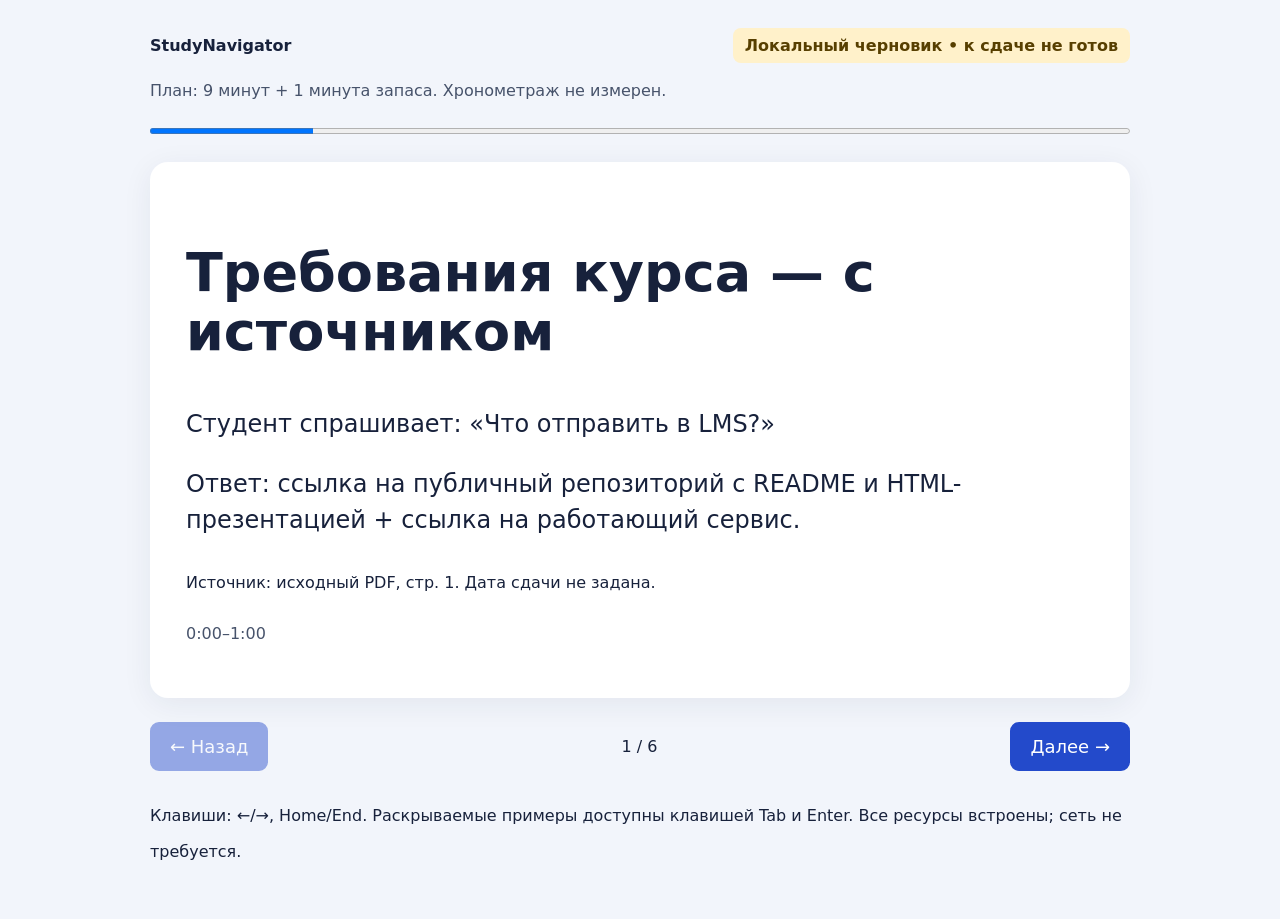
<file: docs/skills/validation/iteration-1/eval-7-release-missing/with_skill/outputs/defense.html>
<!doctype html>
<html lang="ru"><head><meta charset="utf-8"><meta name="viewport" content="width=device-width,initial-scale=1"><title>StudyNavigator — материалы защиты</title>
<style>:root{font-family:system-ui,sans-serif;color:#17213b;background:#f2f5fb}body{margin:0}main{max-width:980px;margin:auto;padding:28px}header{display:flex;justify-content:space-between;gap:20px;align-items:center}.tag{background:#fff1ca;color:#573f00;padding:8px 12px;border-radius:8px;font-weight:600}.slide{background:white;border-radius:18px;padding:36px;margin:24px 0;min-height:420px;box-shadow:0 6px 30px #19284612}.slide[hidden]{display:none}h1{font-size:clamp(32px,5vw,54px);line-height:1.1}h2{font-size:clamp(28px,4vw,42px)}p,li{font-size:clamp(18px,2.3vw,24px);line-height:1.5}li{margin:10px 0}button{font:inherit;font-size:18px;padding:12px 18px;border:2px solid #234acb;background:#234acb;color:white;border-radius:9px;cursor:pointer}button:disabled{opacity:.45;cursor:default}button:focus-visible,summary:focus-visible{outline:4px solid #da8c00;outline-offset:3px}nav{display:flex;align-items:center;justify-content:space-between;gap:12px}progress{width:100%;height:12px}pre{overflow:auto;white-space:pre-wrap;font-size:17px;line-height:1.5;background:#eef2ff;padding:18px;border-radius:10px}small{font-size:16px;line-height:1.5}summary{font-size:20px;cursor:pointer}.note{border-left:5px solid #b27100;padding:10px 18px;background:#fff6de}.time{font-size:16px;color:#47536b}@media(max-width:600px){main{padding:14px}.slide{padding:22px;min-height:480px}header{align-items:flex-start;flex-direction:column}nav{flex-wrap:wrap}}</style></head><body><main>
<header><strong>StudyNavigator</strong><span class="tag">Локальный черновик • к сдаче не готов</span></header><p class="time" id="budget">План: 9 минут + 1 минута запаса. Хронометраж не измерен.</p><progress id="progress" max="6" value="1" aria-label="Прогресс презентации"></progress>
<section class="slide" aria-labelledby="s1"><h1 id="s1">Требования курса — с источником</h1><p>Студент спрашивает: «Что отправить в LMS?»</p><p>Ответ: ссылка на публичный репозиторий с README и HTML-презентацией + ссылка на работающий сервис.</p><p><small>Источник: исходный PDF, стр. 1. Дата сдачи не задана.</small></p><p class="time">0:00–1:00</p></section>
<section class="slide" hidden aria-labelledby="s2"><h2 id="s2">Один курс, один проверяемый сценарий</h2><ul><li>Веб-чат и список заданий, PDF как первый источник.</li><li>Python/FastAPI, SQLite, подключённая LLM, собственные MCP-клиент и сервер.</li><li>Критерий: ответ подтверждён источником, неизвестный срок остаётся null.</li></ul><p class="note">Локальный запуск сообщён пользователем. Полная цепочка и согласование темы пока не подтверждены.</p><p class="time">1:00–2:00</p></section>
<section class="slide" hidden aria-labelledby="s3"><h2 id="s3">Как проходит запрос</h2><pre>Браузер → FastAPI → LLM → tool call
                       ↓
                  MCP-клиент ⇄ MCP-сервер → SQLite/PDF
                       ↓
                 Ответ + источник</pre><details><summary>Раскрыть проект примера MCP-вызова</summary><pre>search_materials({query: "Что отправить в LMS?", limit: 3})
→ matches: [{source_id: "project-pdf", page: 1, excerpt: "В LMS загрузить..."}]</pre><p><small>Это проектный пример, не запись выполненного обмена. Нужны discovery/call настоящим клиентом и smoke транспорта.</small></p></details><p class="time">2:00–3:30</p></section>
<section class="slide" hidden aria-labelledby="s4"><h2 id="s4">Живое демо — пока не проверено</h2><ol><li>Основной вопрос → обе ссылки по смыслу, источник стр. 1.</li><li>Дата защиты неизвестна → null и уточнение.</li><li>MCP отключён → понятная ошибка источника.</li></ol><p class="note">Нет ключа LLM и доступа к хостингу. Публичная ссылка отсутствует; офлайн показ не заменяет живой чат.</p><button disabled aria-label="Сервис пока не опубликован">Сервис не опубликован</button><p class="time">3:30–6:30</p></section>
<section class="slide" hidden aria-labelledby="s5"><h2 id="s5">Eval: сначала данные, затем вывод</h2><p>Eval не запускался. Процент качества отсутствует.</p><ul><li>Проверить факт и соответствие ссылки утверждению.</li><li>Проверить неизвестную дату, injection и сбой MCP.</li><li>Сохранить ответы, traces, timeout и ошибки в полном знаменателе.</li></ul><details><summary>Что показать после реального прогона</summary><p>Конфигурацию, число случаев, реальные результаты, одну ошибку с причиной и проверенное исправление. Offline, MCP, live и hosted — отдельные уровни.</p></details><p class="time">6:30–8:00</p></section>
<section class="slide" hidden aria-labelledby="s6"><h2 id="s6">Что ещё необходимо для сдачи</h2><ul><li>Чистый запуск по README, живой LLM/MCP и проведённый Eval.</li><li>Хостинг, проверка чата и SQLite после рестарта.</li><li>Публичные репозиторий и сервис; две ссылки в LMS.</li><li>Проверка этой HTML-защиты и репетиция ≤10 минут.</li></ul><p><small>PDF, стр. 2–3: пять критериев по 10, максимум 50. Баллы выставляет преподаватель.</small></p><p class="time">8:00–9:00</p></section>
<nav aria-label="Управление слайдами"><button id="prev" type="button">← Назад</button><span id="counter" role="status" aria-live="polite">1 / 6</span><button id="next" type="button">Далее →</button></nav><p><small>Клавиши: ←/→, Home/End. Раскрываемые примеры доступны клавишей Tab и Enter. Все ресурсы встроены; сеть не требуется.</small></p>
</main><script>
const slides=Array.from(document.querySelectorAll('.slide'));let current=0;
const previous=document.getElementById('prev'),next=document.getElementById('next');
function show(index){current=Math.max(0,Math.min(slides.length-1,index));slides.forEach((slide,i)=>{slide.hidden=i!==current});document.getElementById('counter').textContent=(current+1)+' / '+slides.length;document.getElementById('progress').value=current+1;previous.disabled=current===0;next.disabled=current===slides.length-1;}
previous.addEventListener('click',()=>show(current-1));next.addEventListener('click',()=>show(current+1));
document.addEventListener('keydown',event=>{if(['INPUT','TEXTAREA','SELECT'].includes(event.target.tagName))return;const actions={ArrowRight:()=>show(current+1),ArrowLeft:()=>show(current-1),Home:()=>show(0),End:()=>show(slides.length-1)};if(actions[event.key]){event.preventDefault();actions[event.key]();}});show(0);
</script></body></html>
</file>
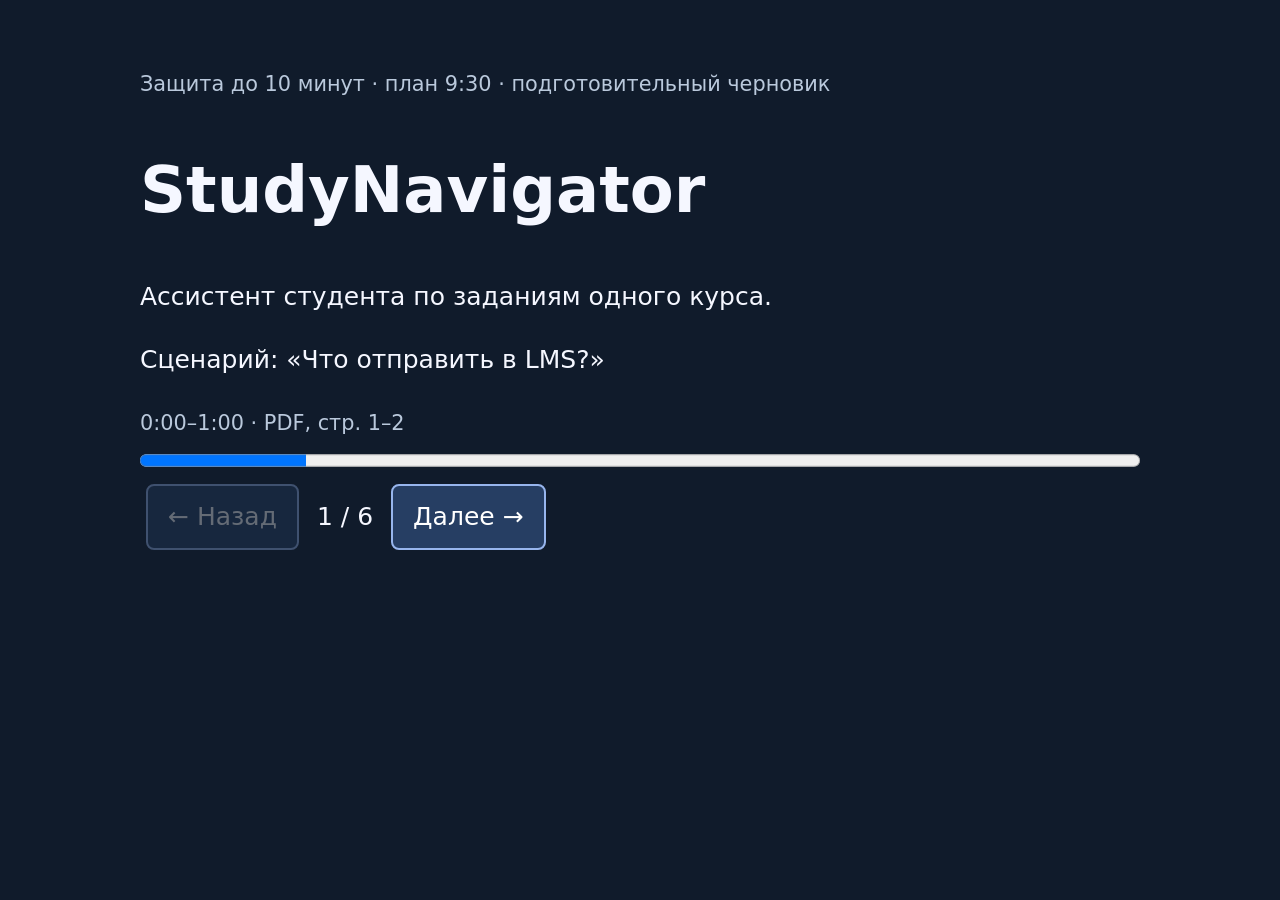
<file: docs/skills/validation/iteration-1/eval-7-release-missing/without_skill/outputs/defense.html>
<!doctype html>
<html lang="ru"><meta charset="utf-8"><meta name="viewport" content="width=device-width,initial-scale=1"><title>StudyNavigator — защита</title>
<style>body{margin:0;background:#101b2b;color:#f5f7ff;font:clamp(18px,2vw,25px)/1.5 system-ui}main{max-width:1000px;margin:auto;padding:5vw}h1{font-size:clamp(32px,5vw,64px);line-height:1.1}small{color:#bac9dc}button{font:inherit;padding:12px 20px;margin:6px;border-radius:8px;border:2px solid #97b5ed;background:#263e63;color:white}button:focus-visible{outline:3px solid #fcce5b}button:disabled{opacity:.35}section[hidden]{display:none}nav{display:flex;flex-wrap:wrap;align-items:center;gap:12px}progress{width:100%}</style>
<main><small>Защита до 10 минут · план 9:30 · подготовительный черновик</small>
<section><h1>StudyNavigator</h1><p>Ассистент студента по заданиям одного курса.</p><p>Сценарий: «Что отправить в LMS?»</p><small>0:00–1:00 · PDF, стр. 1–2</small></section>
<section hidden><h1>Границы MVP</h1><p>Чат, список заданий, ответы с источниками, план подготовки.</p><p>FastAPI · SQLite · LLM API · собственный MCP.</p><small>1:00–2:00 · Согласование с преподавателями ещё подтвердить.</small></section>
<section hidden><h1>Данные и MCP</h1><p>Браузер → backend → LLM и MCP-клиент → MCP-сервер → SQLite.</p><p>list_assignments · get_assignment · search_materials</p><p>Неизвестный срок: null. Источник ответа — конкретная страница PDF.</p><small>2:00–3:30 · Реализацию и транспорт проверить.</small></section>
<section hidden><h1>Демо</h1><p>Показать вопрос о LMS: две ссылки, источник — страница 1.</p><p>Затем спросить срок: дата в PDF отсутствует.</p><p>Живое демо здесь не встроено и ещё не подтверждено.</p><small>3:30–5:30 · Нужны сервис и подключённая модель.</small></section>
<section hidden><h1>Eval и хостинг</h1><p>Eval не запускался. Сервис заявлен только локально.</p><p>Проверить ошибки MCP, источники, неизвестный срок; развернуть и проверить публичный чат.</p><small>5:30–7:30 · Результаты добавить после реального прогона.</small></section>
<section hidden><h1>Готовность к сдаче</h1><p>Передать в LMS ссылки на публичный репозиторий с README и этой презентацией и на работающий сервис.</p><p>Доступность, воспроизводимость и ответы на защите ещё проверить.</p><small>7:30–9:30 · PDF, стр. 1–3 · Дата сдачи не указана.</small></section>
<progress id="progress" max="6" value="1" aria-label="Слайд"></progress><nav><button id="prev">← Назад</button><span id="position" aria-live="polite"></span><button id="next">Далее →</button></nav></main>
<script>const slides=[...document.querySelectorAll('section')];let current=0;function show(index){current=Math.min(slides.length-1,Math.max(0,index));slides.forEach((slide,i)=>slide.hidden=i!==current);document.getElementById('position').textContent=`${current+1} / ${slides.length}`;document.getElementById('progress').value=current+1;document.getElementById('prev').disabled=current===0;document.getElementById('next').disabled=current===slides.length-1}document.getElementById('prev').addEventListener('click',()=>show(current-1));document.getElementById('next').addEventListener('click',()=>show(current+1));document.addEventListener('keydown',event=>{if(event.key==='ArrowRight')show(current+1);if(event.key==='ArrowLeft')show(current-1)});show(0);</script></html>
</file>
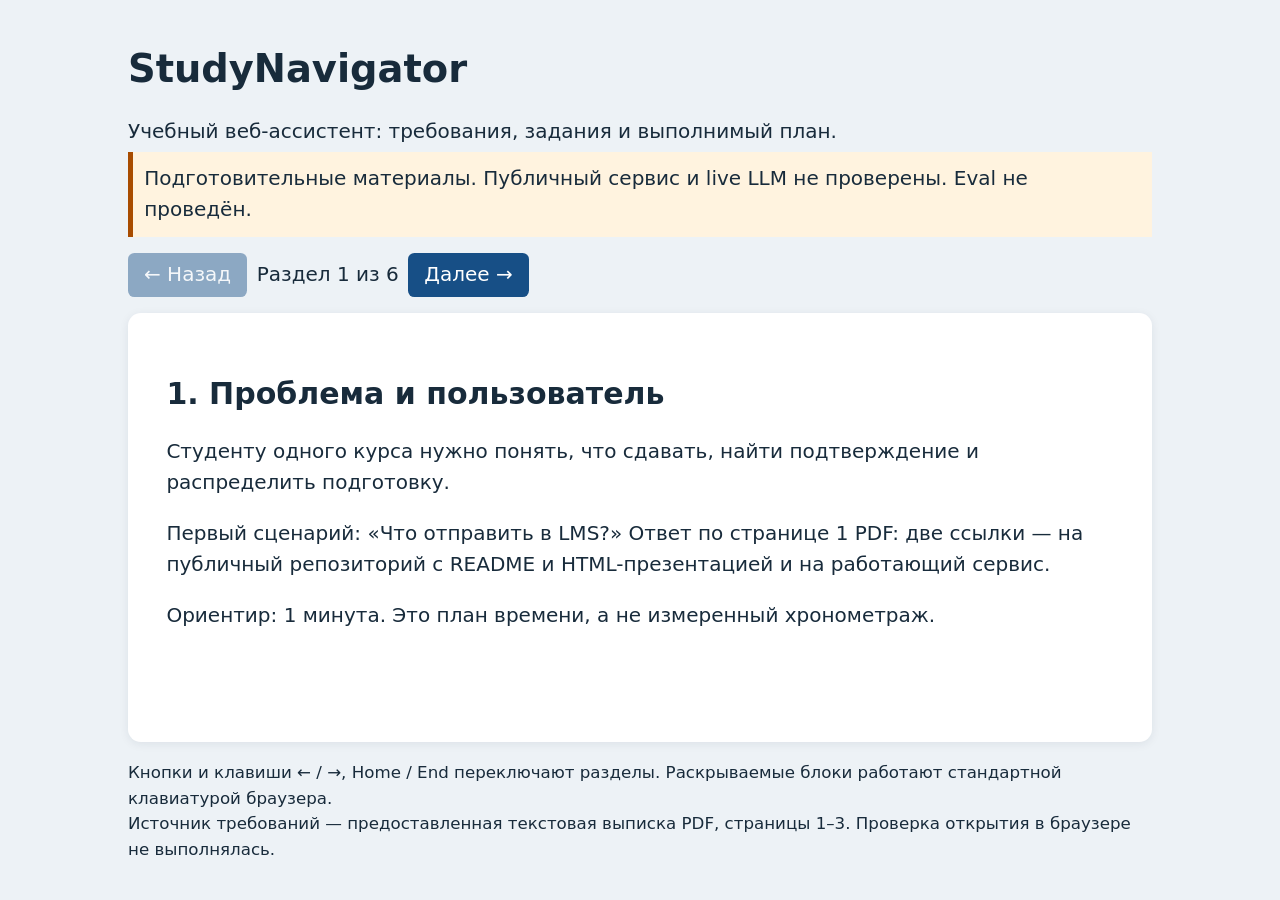
<file: docs/skills/validation/iteration-2/eval-7-release-missing/with_skill/outputs/presentation.html>
<!doctype html>
<html lang="ru">
<head>
<meta charset="utf-8">
<meta name="viewport" content="width=device-width, initial-scale=1">
<title>StudyNavigator — подготовка защиты</title>
<style>
:root{color-scheme:light;font-family:system-ui,sans-serif;color:#182b3b;background:#edf2f6}
body{max-width:64rem;margin:auto;padding:1.3rem;font-size:clamp(1rem,1.7vw,1.25rem);line-height:1.55}
header p{margin:.3rem 0}.status{border-left:.35rem solid #a84c00;padding:.7rem;background:#fff3df}
article{background:white;padding:clamp(1rem,3vw,2.5rem);border-radius:.8rem;min-height:22rem;box-shadow:0 2px 10px #182b3b14}
article[hidden]{display:none}h1,h2{line-height:1.15}h1{font-size:clamp(1.6rem,3vw,2.6rem)}
nav{display:flex;gap:.6rem;align-items:center;flex-wrap:wrap;margin:1rem 0}button{font:inherit;min-height:2.8rem;padding:.4rem 1rem;background:#174f86;color:white;border:0;border-radius:.4rem;cursor:pointer}button:disabled{opacity:.45;cursor:default}
button:focus-visible,summary:focus-visible,a:focus-visible,article:focus-visible{outline:3px solid #a84c00;outline-offset:4px}a{color:#174f86}pre{white-space:pre-wrap;overflow-wrap:anywhere;font-size:.9em;background:#eef3f7;padding:1rem}small{display:block}footer{margin-top:1.1rem}.todo{font-weight:700;color:#803a00}
</style>
</head>
<body>
<header>
<h1>StudyNavigator</h1>
<p>Учебный веб-ассистент: требования, задания и выполнимый план.</p>
<p class="status">Подготовительные материалы. Публичный сервис и live LLM не проверены. Eval не проведён.</p>
</header>
<nav aria-label="Управление презентацией">
<button id="prev" type="button">← Назад</button>
<span id="progress" role="status" aria-live="polite"></span>
<button id="next" type="button">Далее →</button>
</nav>
<main>
<article class="slide" id="slide-1" tabindex="-1" aria-labelledby="title-1">
<h2 id="title-1">1. Проблема и пользователь</h2>
<p>Студенту одного курса нужно понять, что сдавать, найти подтверждение и распределить подготовку.</p>
<p>Первый сценарий: «Что отправить в LMS?» Ответ по странице 1 PDF: две ссылки — на публичный репозиторий с README и HTML-презентацией и на работающий сервис.</p>
<p>Ориентир: 1 минута. Это план времени, а не измеренный хронометраж.</p>
</article>
<article class="slide" id="slide-2" tabindex="-1" aria-labelledby="title-2" hidden>
<h2 id="title-2">2. Границы MVP</h2>
<p>Веб-чат, список заданий, один курс, SQLite и исходный PDF. Нет реальной LMS, аккаунтов и уведомлений.</p>
<p>Критерии: подтверждённый ответ; открываемый источник; неизвестный срок остаётся null; план укладывается в бюджет; ошибка данных видна пользователю.</p>
<p class="todo">TODO: подтвердить реализацию и согласование темы с преподавателями.</p>
<p>Ориентир: 1 минута.</p>
</article>
<article class="slide" id="slide-3" tabindex="-1" aria-labelledby="title-3" hidden>
<h2 id="title-3">3. Архитектура и MCP</h2>
<p>Проектируемый поток: браузер → FastAPI → LLM → MCP-клиент → MCP-сервер → SQLite/PDF → ответ с источником.</p>
<p>Три читающих инструмента: list_assignments, get_assignment, search_materials. Ключ модели остаётся в backend.</p>
<details><summary>Раскрыть проектный пример MCP</summary><pre>Запрос модели: get_assignment({"assignment_id":"final-project"})
Результат: требования + source_ids + каталог sources
Источник: PDF, страница 1; due_date: null, due_at: null
Это схема, не trace фактически выполненного вызова.</pre></details>
<p class="todo">TODO: зафиксировать SDK/транспорт и показать настоящий discovery + call_tool.</p>
<p>Ориентир: 1,5 минуты.</p>
</article>
<article class="slide" id="slide-4" tabindex="-1" aria-labelledby="title-4" hidden>
<h2 id="title-4">4. План демонстрации</h2>
<ol><li>Спросить об отправке в LMS и открыть страницу 1 источника.</li><li>Спросить о дате защиты: в PDF её нет, ожидается уточнение.</li><li>Попросить план на 2 часа при задачах на 5: должен быть показан дефицит 3 часа.</li></ol>
<p class="todo">Демо не выполнено: нет ключа LLM и публичного сервиса. Скриншот или mock не подтвердят их работу.</p>
<p>Ориентир: 3 минуты после появления доступа.</p>
</article>
<article class="slide" id="slide-5" tabindex="-1" aria-labelledby="title-5" hidden>
<h2 id="title-5">5. Eval и разбор ошибки</h2>
<p>Eval не запускали. Процента качества и фактического разбора ошибки пока нет.</p>
<p>Набор должен включать правильный факт с неверной ссылкой, неизвестную дату, инструкцию внутри материала, нехватку времени и сбой MCP.</p>
<details><summary>Как будет оформлена ошибка</summary><p>Сырой ответ → поддерживающий материал → проверка с evidence → установленная причина → исправление → повтор того же случая. Пока это шаблон, не полученный результат.</p></details>
<p>Timeout и неответ входят в знаменатель. Offline/MCP/live/hosted учитываются отдельно.</p>
<p>Ориентир: 1,5 минуты.</p>
</article>
<article class="slide" id="slide-6" tabindex="-1" aria-labelledby="title-6" hidden>
<h2 id="title-6">6. Ссылки и готовность</h2>
<p>Публичный репозиторий: <strong>адрес не предоставлен</strong>. Работающий сервис: <strong>не развёрнут по условию</strong>.</p>
<p>По входным данным сервис работает локально; самостоятельно запуск здесь не повторялся. Нужны чистый запуск, live-цепочка, Eval, хостинг и проверка базы после рестарта.</p>
<p><a href="README.md">Открыть подготовительный README</a></p>
<p>Ориентир: 1 минута. Общий план — 9 минут, предел PDF — 10; фактическое время не измерялось.</p>
</article>
</main>
<footer>
<small>Кнопки и клавиши ← / →, Home / End переключают разделы. Раскрываемые блоки работают стандартной клавиатурой браузера.</small>
<small>Источник требований — предоставленная текстовая выписка PDF, страницы 1–3. Проверка открытия в браузере не выполнялась.</small>
</footer>
<script>
const slides = Array.from(document.querySelectorAll('.slide'));
const prev = document.getElementById('prev');
const next = document.getElementById('next');
const progress = document.getElementById('progress');
let current = 0;
function showSlide(index, moveFocus = true) {
  current = Math.max(0, Math.min(slides.length - 1, index));
  slides.forEach((slide, i) => { slide.hidden = i !== current; });
  prev.disabled = current === 0;
  next.disabled = current === slides.length - 1;
  progress.textContent = `Раздел ${current + 1} из ${slides.length}`;
  if (moveFocus) slides[current].focus();
}
prev.addEventListener('click', () => showSlide(current - 1));
next.addEventListener('click', () => showSlide(current + 1));
document.addEventListener('keydown', event => {
  if (event.target.closest('input, textarea, select, [contenteditable="true"]')) return;
  const positions = {ArrowLeft: current - 1, ArrowRight: current + 1, Home: 0, End: slides.length - 1};
  if (Object.prototype.hasOwnProperty.call(positions, event.key)) {
    event.preventDefault();
    showSlide(positions[event.key]);
  }
});
showSlide(0, false);
</script>
</body>
</html>
</file>
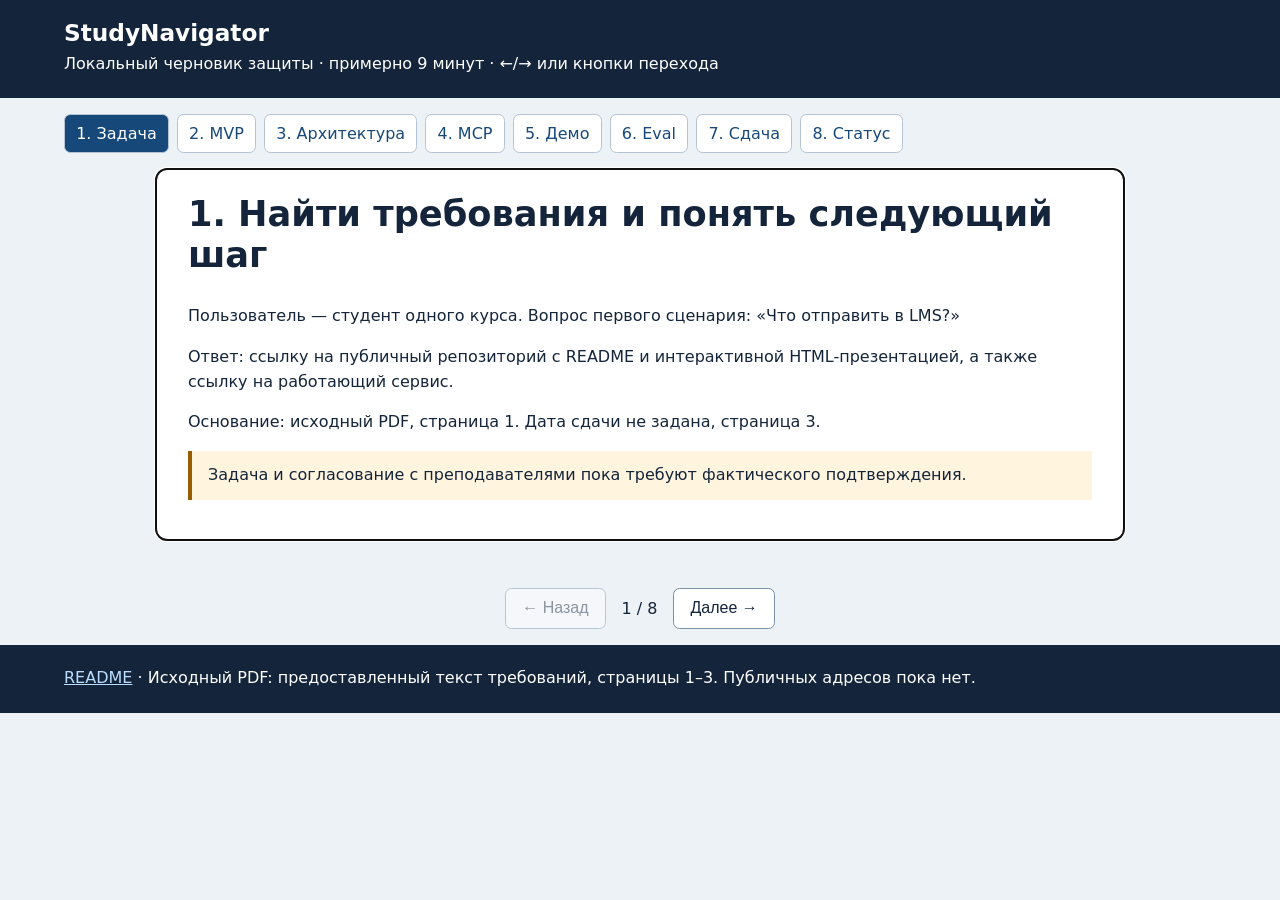
<file: docs/skills/validation/iteration-2/eval-7-release-missing/without_skill/outputs/presentation.html>
<!doctype html>
<html lang="ru">
<head>
<meta charset="utf-8">
<meta name="viewport" content="width=device-width,initial-scale=1">
<title>StudyNavigator — черновик защиты</title>
<style>
:root { color-scheme: light; font-family: system-ui, sans-serif; color: #14243a; background: #edf2f6; }
* { box-sizing: border-box; }
body { margin: 0; }
header, footer { padding: 1rem 5vw; background: #14243a; color: white; }
header p, footer p { margin: .35rem 0; }
nav { display: flex; flex-wrap: wrap; gap: .5rem; padding: 1rem 5vw; }
nav a { background: white; color: #164879; padding: .55rem .7rem; border-radius: .4rem; text-decoration: none; border: 1px solid #b4c4d4; }
nav a[aria-current="step"] { background: #164879; color: white; }
main { max-width: 1000px; margin: 0 auto; padding: 0 1rem 1rem; }
.slide { padding: 1.5rem 2rem; background: white; border-radius: .7rem; margin-bottom: 1rem; min-height: 21rem; }
.enhanced .slide { display: none; }
.enhanced .slide.active { display: block; }
h1 { font-size: 1.45rem; margin: .2rem 0; }
h2 { font-size: clamp(1.5rem, 3vw, 2.2rem); margin-top: 0; }
p, li { line-height: 1.55; }
.status { padding: .75rem 1rem; border-left: .3rem solid #9a5c00; background: #fff5df; }
.flow { padding: 1rem; background: #edf2f6; line-height: 1.8; overflow-wrap: anywhere; }
.controls { display: flex; gap: 1rem; align-items: center; justify-content: center; margin: 1rem; }
button { padding: .65rem 1rem; font-size: 1rem; color: #14243a; border: 1px solid #7a91a7; border-radius: .4rem; background: white; cursor: pointer; }
button:disabled { opacity: .45; cursor: default; }
a:focus-visible, button:focus-visible { outline: 3px solid #bb5b00; outline-offset: 3px; }
footer a { color: #badeff; }
@media print { header, nav, footer, .controls { display: none; } .enhanced .slide { display: block; min-height: 0; break-after: page; } }
</style>
</head>
<body>
<header><h1>StudyNavigator</h1><p>Локальный черновик защиты · примерно 9 минут · ←/→ или кнопки перехода</p></header>
<nav aria-label="Разделы презентации">
<a href="#task">1. Задача</a><a href="#scope">2. MVP</a><a href="#architecture">3. Архитектура</a><a href="#mcp">4. MCP</a><a href="#demo">5. Демо</a><a href="#eval">6. Eval</a><a href="#release">7. Сдача</a><a href="#status">8. Статус</a>
</nav>
<main>
<section class="slide active" id="task" tabindex="-1"><h2>1. Найти требования и понять следующий шаг</h2><p>Пользователь — студент одного курса. Вопрос первого сценария: «Что отправить в LMS?»</p><p>Ответ: ссылку на публичный репозиторий с README и интерактивной HTML-презентацией, а также ссылку на работающий сервис.</p><p>Основание: исходный PDF, страница 1. Дата сдачи не задана, страница 3.</p><p class="status">Задача и согласование с преподавателями пока требуют фактического подтверждения.</p></section>
<section class="slide" id="scope" tabindex="-1"><h2>2. Первая версия</h2><ul><li>Простой веб-чат и список заданий.</li><li>Один курс, первым источником служит PDF.</li><li>Python/FastAPI, SQLite, LLM через API.</li><li>Собственные MCP-сервер и клиент.</li></ul><p>Аккаунты, уведомления и интеграция с LMS за пределами MVP.</p><p>Приёмка: подтверждённый ответ с открываемым источником и честная обработка неизвестных данных.</p></section>
<section class="slide" id="architecture" tabindex="-1"><h2>3. Предлагаемая архитектура</h2><p class="flow">Браузер → FastAPI → подключённая LLM<br>FastAPI → MCP-клиент → MCP-сервер → SQLite / PDF<br>Результат инструмента → LLM → ответ с источниками → браузер</p><p>Ключ модели хранится на сервере. Документ и номер страницы сопровождают извлечённый факт.</p><p class="status">Схема требует сверки с фактической реализацией; код здесь не исследовался.</p></section>
<section class="slide" id="mcp" tabindex="-1"><h2>4. Что проверять в MCP</h2><ul><li><code>list_assignments</code> — список заданий.</li><li><code>get_assignment</code> — требования одного задания.</li><li><code>search_materials</code> — фрагменты со страницами.</li></ul><p>Доказательство: реальная инициализация сессии, список инструментов и вызовы через MCP-транспорт. Прямой вызов функции не проверяет эту цепочку.</p><p>Ошибка сервера должна отличаться от успешного пустого результата. Цикл инструментов ограничен.</p><p class="status">Протокольная проверка ещё не выполнена.</p></section>
<section class="slide" id="demo" tabindex="-1"><h2>5. Сценарий будущего демо</h2><ol><li>Открыть публичный чат.</li><li>Спросить, что отправить в LMS.</li><li>Сверить ответ и открыть страницу 1 PDF.</li><li>Спросить дату сдачи: получить сообщение об отсутствии даты.</li></ol><p class="status">Это план демонстрации. Живой чат и LLM здесь не проверены; записанный ответ не выдаётся за работу сервиса.</p></section>
<section class="slide" id="eval" tabindex="-1"><h2>6. Eval подготовлен, запусков нет</h2><ul><li>Требования к сдаче и правильная страница-источник.</li><li>Неизвестная дата остаётся неизвестной.</li><li>Неизвестная аудитория не придумывается.</li><li>Инструкция в материале не управляет ассистентом.</li></ul><p>Локальные файлы: <code>eval-cases.json</code> и <code>eval-results.json</code>. Все результаты имеют статус <code>not_run</code>.</p><p>После запуска записать ответы, источники, ошибки и провайдера. Измеренные проценты сейчас отсутствуют.</p></section>
<section class="slide" id="release" tabindex="-1"><h2>7. До сдачи остаётся</h2><ul><li>Заполнить проверенные команды воспроизведения.</li><li>Подключить LLM и проверить настоящий MCP.</li><li>Развернуть сервис; сохранить SQLite после рестарта.</li><li>Пройти публичный чат и Eval, разобрать ошибки.</li><li>Указать публичные ссылки в README и LMS.</li></ul><p>Пять критериев PDF: задача и границы, MCP, хостинг, качество и воспроизводимость, демо. Максимум — 50 баллов; оценка этому проекту не выставлена.</p></section>
<section class="slide" id="status" tabindex="-1"><h2>8. Честный текущий статус</h2><p>Локально подготовлены README с девятью разделами, этот HTML и тестовые заготовки. По условию сервис запускается локально; независимо это не проверялось.</p><p class="status">К сдаче пока не готово: нет подтверждённого хостинга, живого чата и результатов Eval. Ключ модели и доступ к хостингу отсутствуют.</p><p>Источники: предоставленный текст исходного PDF, страницы 1–3. Файл PDF в ходе подготовки не открывался. Демо и ответы на защите должны опираться на реально выполненные проверки.</p></section>
</main>
<div class="controls"><button id="prev" type="button">← Назад</button><span id="progress" aria-live="polite">1 / 8</span><button id="next" type="button">Далее →</button></div>
<footer><p><a href="README.md">README</a> · Исходный PDF: предоставленный текст требований, страницы 1–3. Публичных адресов пока нет.</p></footer>
<script>
(function () {
  const slides = Array.from(document.querySelectorAll('.slide'));
  const links = Array.from(document.querySelectorAll('nav a'));
  const prev = document.getElementById('prev');
  const next = document.getElementById('next');
  const progress = document.getElementById('progress');
  let current = 0;
  document.body.classList.add('enhanced');
  function show(index, focus) {
    current = Math.max(0, Math.min(slides.length - 1, index));
    slides.forEach((slide, i) => slide.classList.toggle('active', i === current));
    links.forEach((link, i) => {
      if (i === current) link.setAttribute('aria-current', 'step');
      else link.removeAttribute('aria-current');
    });
    prev.disabled = current === 0;
    next.disabled = current === slides.length - 1;
    progress.textContent = (current + 1) + ' / ' + slides.length;
    history.replaceState(null, '', '#' + slides[current].id);
    if (focus) slides[current].focus();
  }
  links.forEach((link, index) => link.addEventListener('click', event => {
    event.preventDefault();
    show(index, true);
  }));
  prev.addEventListener('click', () => show(current - 1, true));
  next.addEventListener('click', () => show(current + 1, true));
  document.addEventListener('keydown', event => {
    if (event.key === 'ArrowRight') { event.preventDefault(); show(current + 1, true); }
    if (event.key === 'ArrowLeft') { event.preventDefault(); show(current - 1, true); }
  });
  const requested = slides.findIndex(slide => '#' + slide.id === location.hash);
  show(requested < 0 ? 0 : requested, false);
}());
</script>
</body>
</html>
</file>
